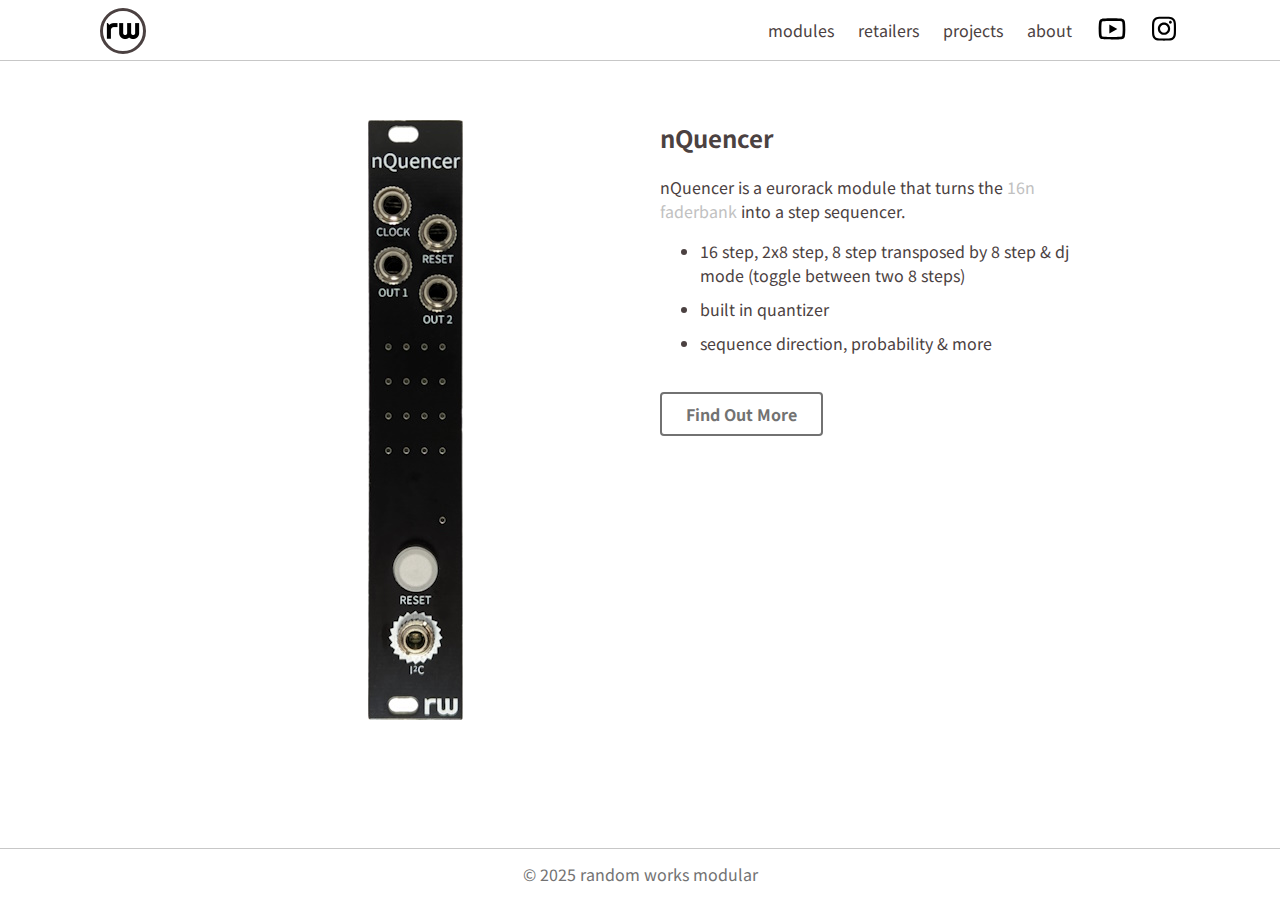
<file: index.html>
<!DOCTYPE html>
<html lang="en">
    <head>
        <meta charset="utf-8" />
        <meta name="viewport" content="width=device-width, initial-scale=1" />
        <link rel="stylesheet" href="/style.min.css" />
        <link rel="stylesheet" href="https://fonts.googleapis.com/css2?family=Noto+Sans+JP" type="text/css">
        <link rel="shortcut icon" type="image/png" href="/assets/favicon.png">
        <link rel="apple-touch-icon" type="image/png" sizes="180x180" href="/assets/favicon.png">
        <title>random works modular</title>

        <!-- Google tag (gtag.js) -->
        <script async src="https://www.googletagmanager.com/gtag/js?id=G-P1TS1CFXSL"></script>
        <script>
        window.dataLayer = window.dataLayer || [];
        function gtag(){dataLayer.push(arguments);}
        gtag('js', new Date());

        gtag('config', 'G-P1TS1CFXSL');
        </script>        
    </head>
    <body>
        <div class="nav">
            <div class="burger">
                <img src="/assets/burger.png" />
            </div>
            <a href="/"><img class="logo" src="/assets/logo.png" /></a>
            <ul class="nav-items">
                <li><a href="/modules/">modules</a></li>
                <li><a href="/retailers/">retailers</a></li>
                <li><a href="/projects/">projects</a></li>
                <li><a href="/about/">about</a></li>
                <li>
                    <a href="https://www.youtube.com/channel/UCCGlK9hnJcmzP-reK1QWIQg" title="YouTube" class="icon">
                        <svg xmlns="http://www.w3.org/2000/svg" viewBox="0 0 24 24"><path xmlns="http://www.w3.org/2000/svg" d="M 12 4 C 12 4 5.7455469 3.9999687 4.1855469 4.4179688 C 3.3245469 4.6479688 2.6479687 5.3255469 2.4179688 6.1855469 C 1.9999687 7.7455469 2 12 2 12 C 2 12 1.9999687 16.254453 2.4179688 17.814453 C 2.6479687 18.675453 3.3255469 19.352031 4.1855469 19.582031 C 5.7455469 20.000031 12 20 12 20 C 12 20 18.254453 20.000031 19.814453 19.582031 C 20.674453 19.352031 21.352031 18.674453 21.582031 17.814453 C 22.000031 16.254453 22 12 22 12 C 22 12 22.000031 7.7455469 21.582031 6.1855469 C 21.352031 5.3255469 20.674453 4.6479688 19.814453 4.4179688 C 18.254453 3.9999687 12 4 12 4 z M 12 6 C 14.882 6 18.490875 6.1336094 19.296875 6.3496094 C 19.465875 6.3946094 19.604391 6.533125 19.650391 6.703125 C 19.891391 7.601125 20 10.342 20 12 C 20 13.658 19.891391 16.397875 19.650391 17.296875 C 19.605391 17.465875 19.466875 17.604391 19.296875 17.650391 C 18.491875 17.866391 14.882 18 12 18 C 9.119 18 5.510125 17.866391 4.703125 17.650391 C 4.534125 17.605391 4.3956094 17.466875 4.3496094 17.296875 C 4.1086094 16.398875 4 13.658 4 12 C 4 10.342 4.1086094 7.6011719 4.3496094 6.7011719 C 4.3946094 6.5331719 4.533125 6.3946094 4.703125 6.3496094 C 5.508125 6.1336094 9.118 6 12 6 z M 10 8.5351562 L 10 15.464844 L 16 12 L 10 8.5351562 z"/></svg>
                        <span>YouTube</span>
                    </a>
                </li>
                <li>
                    <a href="https://www.instagram.com/rw_modular/" title="Instagram" class="icon">
                        <svg xmlns="http://www.w3.org/2000/svg" viewBox="0 0 448 512" class="insta"><!--! Font Awesome Pro 6.2.0 by @fontawesome - https://fontawesome.com License - https://fontawesome.com/license (Commercial License) Copyright 2022 Fonticons, Inc. --><path d="M224.1 141c-63.6 0-114.9 51.3-114.9 114.9s51.3 114.9 114.9 114.9S339 319.5 339 255.9 287.7 141 224.1 141zm0 189.6c-41.1 0-74.7-33.5-74.7-74.7s33.5-74.7 74.7-74.7 74.7 33.5 74.7 74.7-33.6 74.7-74.7 74.7zm146.4-194.3c0 14.9-12 26.8-26.8 26.8-14.9 0-26.8-12-26.8-26.8s12-26.8 26.8-26.8 26.8 12 26.8 26.8zm76.1 27.2c-1.7-35.9-9.9-67.7-36.2-93.9-26.2-26.2-58-34.4-93.9-36.2-37-2.1-147.9-2.1-184.9 0-35.8 1.7-67.6 9.9-93.9 36.1s-34.4 58-36.2 93.9c-2.1 37-2.1 147.9 0 184.9 1.7 35.9 9.9 67.7 36.2 93.9s58 34.4 93.9 36.2c37 2.1 147.9 2.1 184.9 0 35.9-1.7 67.7-9.9 93.9-36.2 26.2-26.2 34.4-58 36.2-93.9 2.1-37 2.1-147.8 0-184.8zM398.8 388c-7.8 19.6-22.9 34.7-42.6 42.6-29.5 11.7-99.5 9-132.1 9s-102.7 2.6-132.1-9c-19.6-7.8-34.7-22.9-42.6-42.6-11.7-29.5-9-99.5-9-132.1s-2.6-102.7 9-132.1c7.8-19.6 22.9-34.7 42.6-42.6 29.5-11.7 99.5-9 132.1-9s102.7-2.6 132.1 9c19.6 7.8 34.7 22.9 42.6 42.6 11.7 29.5 9 99.5 9 132.1s2.7 102.7-9 132.1z"/></svg>
                        <span>Instagram</span>
                    </a>
                </li>
            </ul>
        </div>

        <div class="content">
            <div class="page">
                <div class="spotlight">
                    <div class="spotlight-panel">
                        <div class="spotlight-panel-inner">
                            <a href="/modules/nQuencer/"><img src="/assets/images/nQuencer.jpg" /></a>
                        </div>
                    </div>
                    <div class="spotlight-panel">
                        <div class="spotlight-panel-inner">
                            <h2>nQuencer</h2>
                            <p>
                                nQuencer is a eurorack module that turns the <a href="https://16n-faderbank.github.io/">16n faderbank</a> into a step sequencer.
                            </p> 
                            <ul>
                                <li>16 step, 2x8 step, 8 step transposed by 8 step & dj mode (toggle between two 8 steps)</li>
                                <li>built in quantizer</li>
                                <li>sequence direction, probability & more</li>
                            </ul>
                            <a href="/modules/nQuencer/"><h4 class="fake-button">Find Out More</h4></a>
                        </div>   
                    </div>
                </div>
            </div>
        </div>

        <div class="footer">
            © 2025 random works modular
        </div>
    </body>
    <script>
        var b = document.getElementsByClassName("burger")[0];
        b.addEventListener("click", function() {
            var m = document.getElementsByClassName("nav-items")[0];
            m.classList.toggle("show");
        });
    </script>
</html>
</file>
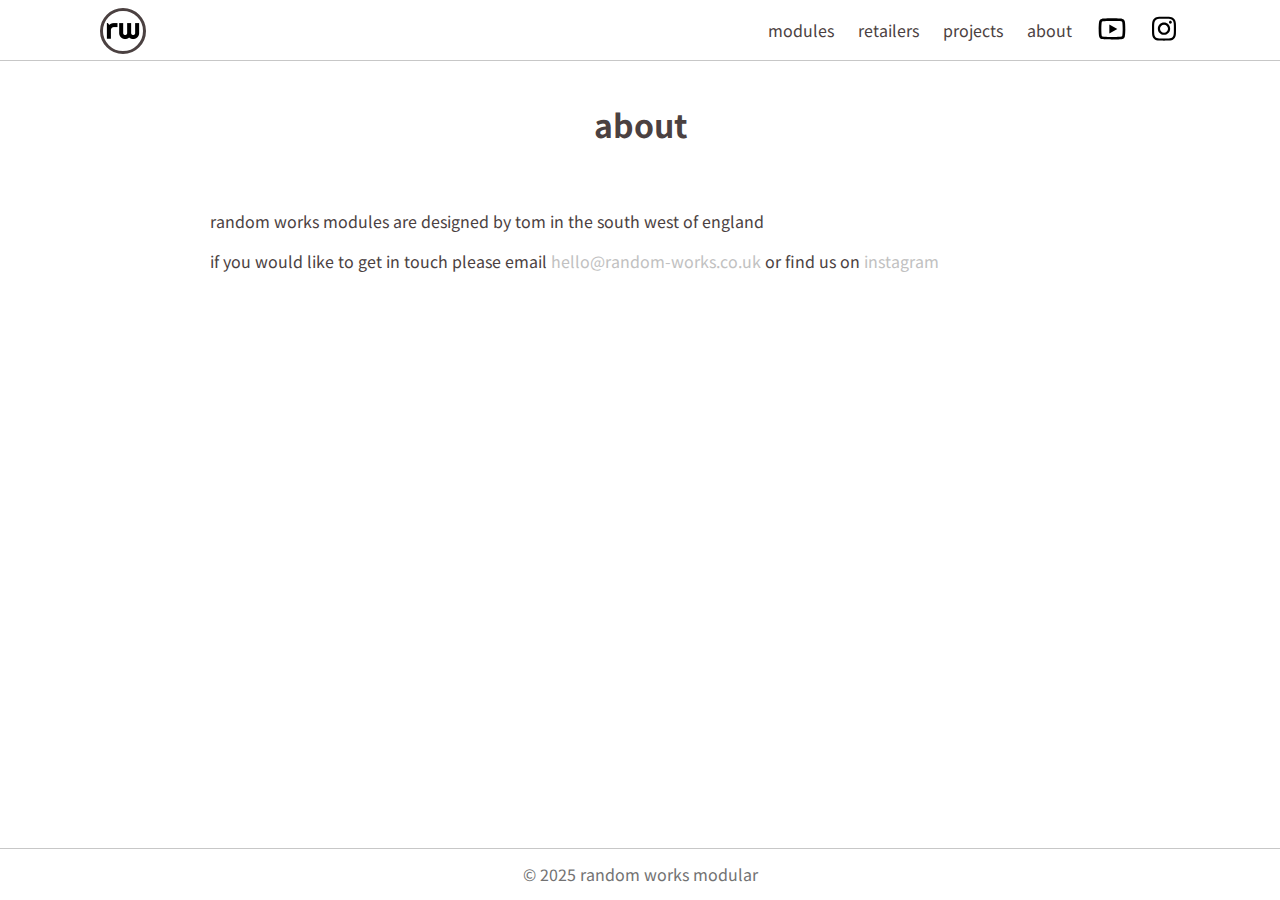
<file: about/index.html>
<!DOCTYPE html>
<html lang="en">
    <head>
        <meta charset="utf-8" />
        <meta name="viewport" content="width=device-width, initial-scale=1" />
        <link rel="stylesheet" href="/style.min.css" />
        <link rel="stylesheet" href="https://fonts.googleapis.com/css2?family=Noto+Sans+JP" type="text/css">
        <link rel="shortcut icon" type="image/png" href="/assets/favicon.png">
        <link rel="apple-touch-icon" type="image/png" sizes="180x180" href="/assets/favicon.png">
        <title>random works modular - about</title>

        <!-- Google tag (gtag.js) -->
        <script async src="https://www.googletagmanager.com/gtag/js?id=G-P1TS1CFXSL"></script>
        <script>
        window.dataLayer = window.dataLayer || [];
        function gtag(){dataLayer.push(arguments);}
        gtag('js', new Date());

        gtag('config', 'G-P1TS1CFXSL');
        </script>        
    </head>
    <body>
        <div class="nav">
            <div class="burger">
                <img src="/assets/burger.png" />
            </div>
            <a href="/"><img class="logo" src="/assets/logo.png" /></a>
            <ul class="nav-items">
                <li><a href="/modules/">modules</a></li>
                <li><a href="/retailers/">retailers</a></li>
                <li><a href="/projects/">projects</a></li>                
                <li><a href="/about/">about</a></li>
                <li>
                    <a href="https://www.youtube.com/channel/UCCGlK9hnJcmzP-reK1QWIQg" title="YouTube" class="icon">
                        <svg xmlns="http://www.w3.org/2000/svg" viewBox="0 0 24 24"><path xmlns="http://www.w3.org/2000/svg" d="M 12 4 C 12 4 5.7455469 3.9999687 4.1855469 4.4179688 C 3.3245469 4.6479688 2.6479687 5.3255469 2.4179688 6.1855469 C 1.9999687 7.7455469 2 12 2 12 C 2 12 1.9999687 16.254453 2.4179688 17.814453 C 2.6479687 18.675453 3.3255469 19.352031 4.1855469 19.582031 C 5.7455469 20.000031 12 20 12 20 C 12 20 18.254453 20.000031 19.814453 19.582031 C 20.674453 19.352031 21.352031 18.674453 21.582031 17.814453 C 22.000031 16.254453 22 12 22 12 C 22 12 22.000031 7.7455469 21.582031 6.1855469 C 21.352031 5.3255469 20.674453 4.6479688 19.814453 4.4179688 C 18.254453 3.9999687 12 4 12 4 z M 12 6 C 14.882 6 18.490875 6.1336094 19.296875 6.3496094 C 19.465875 6.3946094 19.604391 6.533125 19.650391 6.703125 C 19.891391 7.601125 20 10.342 20 12 C 20 13.658 19.891391 16.397875 19.650391 17.296875 C 19.605391 17.465875 19.466875 17.604391 19.296875 17.650391 C 18.491875 17.866391 14.882 18 12 18 C 9.119 18 5.510125 17.866391 4.703125 17.650391 C 4.534125 17.605391 4.3956094 17.466875 4.3496094 17.296875 C 4.1086094 16.398875 4 13.658 4 12 C 4 10.342 4.1086094 7.6011719 4.3496094 6.7011719 C 4.3946094 6.5331719 4.533125 6.3946094 4.703125 6.3496094 C 5.508125 6.1336094 9.118 6 12 6 z M 10 8.5351562 L 10 15.464844 L 16 12 L 10 8.5351562 z"/></svg>
                        <span>YouTube</span>
                    </a>
                </li>
                <li>
                    <a href="https://www.instagram.com/rw_modular/" title="Instagram" class="icon">
                        <svg xmlns="http://www.w3.org/2000/svg" viewBox="0 0 448 512" class="insta"><!--! Font Awesome Pro 6.2.0 by @fontawesome - https://fontawesome.com License - https://fontawesome.com/license (Commercial License) Copyright 2022 Fonticons, Inc. --><path d="M224.1 141c-63.6 0-114.9 51.3-114.9 114.9s51.3 114.9 114.9 114.9S339 319.5 339 255.9 287.7 141 224.1 141zm0 189.6c-41.1 0-74.7-33.5-74.7-74.7s33.5-74.7 74.7-74.7 74.7 33.5 74.7 74.7-33.6 74.7-74.7 74.7zm146.4-194.3c0 14.9-12 26.8-26.8 26.8-14.9 0-26.8-12-26.8-26.8s12-26.8 26.8-26.8 26.8 12 26.8 26.8zm76.1 27.2c-1.7-35.9-9.9-67.7-36.2-93.9-26.2-26.2-58-34.4-93.9-36.2-37-2.1-147.9-2.1-184.9 0-35.8 1.7-67.6 9.9-93.9 36.1s-34.4 58-36.2 93.9c-2.1 37-2.1 147.9 0 184.9 1.7 35.9 9.9 67.7 36.2 93.9s58 34.4 93.9 36.2c37 2.1 147.9 2.1 184.9 0 35.9-1.7 67.7-9.9 93.9-36.2 26.2-26.2 34.4-58 36.2-93.9 2.1-37 2.1-147.8 0-184.8zM398.8 388c-7.8 19.6-22.9 34.7-42.6 42.6-29.5 11.7-99.5 9-132.1 9s-102.7 2.6-132.1-9c-19.6-7.8-34.7-22.9-42.6-42.6-11.7-29.5-9-99.5-9-132.1s-2.6-102.7 9-132.1c7.8-19.6 22.9-34.7 42.6-42.6 29.5-11.7 99.5-9 132.1-9s102.7-2.6 132.1 9c19.6 7.8 34.7 22.9 42.6 42.6 11.7 29.5 9 99.5 9 132.1s2.7 102.7-9 132.1z"/></svg>
                        <span>Instagram</span>
                    </a>
                </li>
            </ul>
        </div>

        <div class="content">
            <div class="page">
                <h1 class="title">about</h1>
                <div class="spotlight">
                    <div class="spotlight-panel exp">
                        <div class="spotlight-panel-inner">
                            <p>random works modules are designed by tom in the south west of england</p>
                            <p>if you would like to get in touch please email <a href="mailto:hello@random-works.co.uk">hello@random-works.co.uk</a> or find us on <a href="https://www.instagram.com/rw_modular/">instagram</a></p>
                        </div>
                    </div>
                </div>
            </div>
        </div>

        <div class="footer">
            © 2025 random works modular
        </div>
    </body>
    <script>
        var b = document.getElementsByClassName("burger")[0];
        b.addEventListener("click", function() {
            var m = document.getElementsByClassName("nav-items")[0];
            m.classList.toggle("show");
        });
    </script>
</html>
</file>
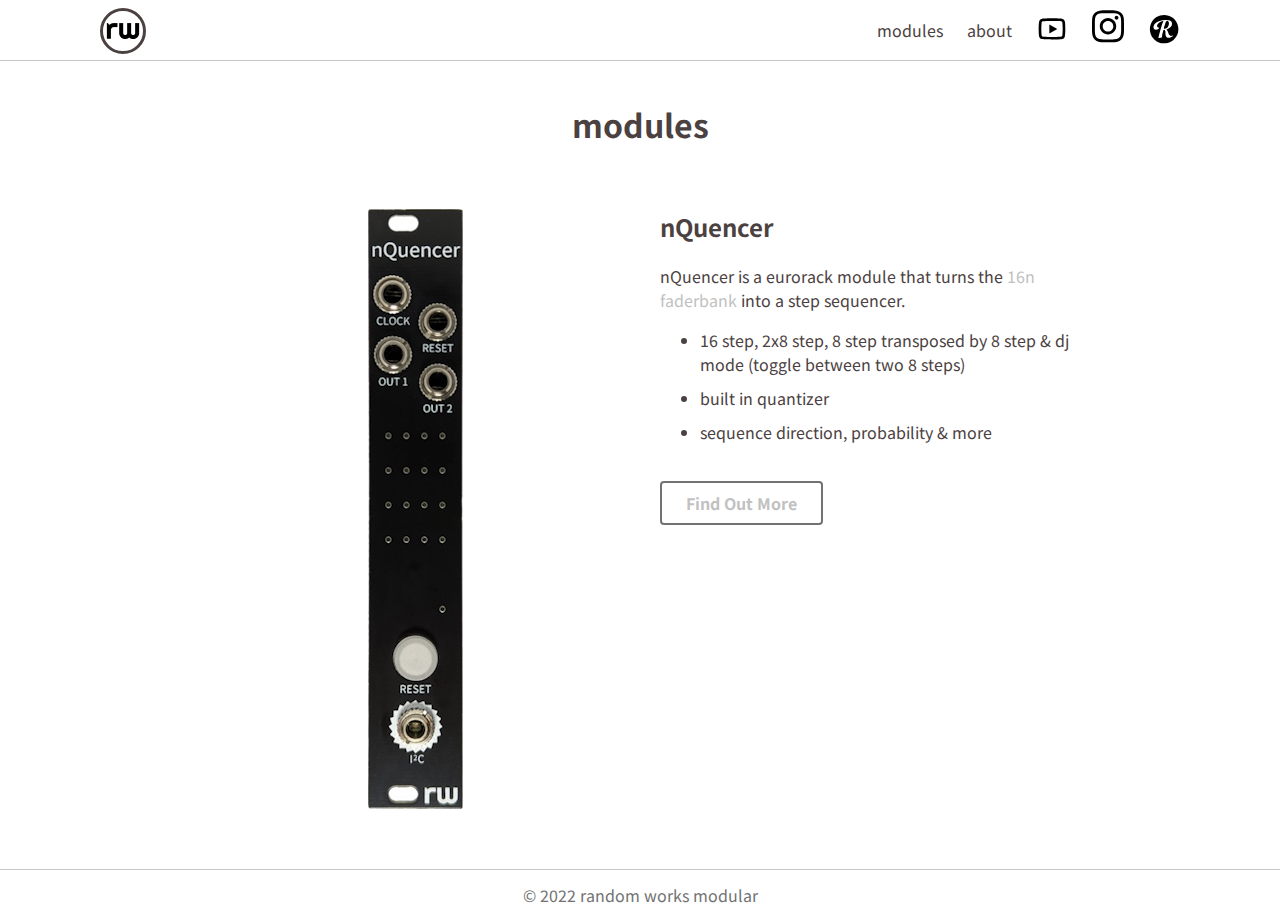
<file: modules/index.html>
<!DOCTYPE html>
<html lang="en">
    <head>
        <meta charset="utf-8" />
        <meta name="viewport" content="width=device-width, initial-scale=1" />
        <link rel="stylesheet" href="/style.min.css" />
        <link rel="stylesheet" href="https://fonts.googleapis.com/css2?family=Noto+Sans+JP" type="text/css">
        <link rel="shortcut icon" type="image/png" href="/assets/favicon.png">
        <link rel="apple-touch-icon" type="image/png" sizes="180x180" href="/assets/favicon.png">
        <title>random works modular - modules</title>
    </head>
    <body>
        <div class="nav">
            <div class="burger">
                <img src="/assets/burger.png" />
            </div>
            <a href="/"><img class="logo" src="/assets/logo.png" /></a>
            <ul class="nav-items">
                <li><a href="/modules/">modules</a></li>
                <li><a href="/about/">about</a></li>
                <li>
                    <a href="https://www.youtube.com/channel/UCCGlK9hnJcmzP-reK1QWIQg" title="YouTube">
                        <svg xmlns="http://www.w3.org/2000/svg" viewBox="0 0 24 24"><path xmlns="http://www.w3.org/2000/svg" d="M 12 4 C 12 4 5.7455469 3.9999687 4.1855469 4.4179688 C 3.3245469 4.6479688 2.6479687 5.3255469 2.4179688 6.1855469 C 1.9999687 7.7455469 2 12 2 12 C 2 12 1.9999687 16.254453 2.4179688 17.814453 C 2.6479687 18.675453 3.3255469 19.352031 4.1855469 19.582031 C 5.7455469 20.000031 12 20 12 20 C 12 20 18.254453 20.000031 19.814453 19.582031 C 20.674453 19.352031 21.352031 18.674453 21.582031 17.814453 C 22.000031 16.254453 22 12 22 12 C 22 12 22.000031 7.7455469 21.582031 6.1855469 C 21.352031 5.3255469 20.674453 4.6479688 19.814453 4.4179688 C 18.254453 3.9999687 12 4 12 4 z M 12 6 C 14.882 6 18.490875 6.1336094 19.296875 6.3496094 C 19.465875 6.3946094 19.604391 6.533125 19.650391 6.703125 C 19.891391 7.601125 20 10.342 20 12 C 20 13.658 19.891391 16.397875 19.650391 17.296875 C 19.605391 17.465875 19.466875 17.604391 19.296875 17.650391 C 18.491875 17.866391 14.882 18 12 18 C 9.119 18 5.510125 17.866391 4.703125 17.650391 C 4.534125 17.605391 4.3956094 17.466875 4.3496094 17.296875 C 4.1086094 16.398875 4 13.658 4 12 C 4 10.342 4.1086094 7.6011719 4.3496094 6.7011719 C 4.3946094 6.5331719 4.533125 6.3946094 4.703125 6.3496094 C 5.508125 6.1336094 9.118 6 12 6 z M 10 8.5351562 L 10 15.464844 L 16 12 L 10 8.5351562 z"/></svg>
                    </a>
                </li>
                <li>
                    <a href="https://www.instagram.com/rw_modular/" title="Instagram">
                        <svg xmlns="http://www.w3.org/2000/svg" viewBox="0 0 448 512"><!--! Font Awesome Pro 6.2.0 by @fontawesome - https://fontawesome.com License - https://fontawesome.com/license (Commercial License) Copyright 2022 Fonticons, Inc. --><path d="M224.1 141c-63.6 0-114.9 51.3-114.9 114.9s51.3 114.9 114.9 114.9S339 319.5 339 255.9 287.7 141 224.1 141zm0 189.6c-41.1 0-74.7-33.5-74.7-74.7s33.5-74.7 74.7-74.7 74.7 33.5 74.7 74.7-33.6 74.7-74.7 74.7zm146.4-194.3c0 14.9-12 26.8-26.8 26.8-14.9 0-26.8-12-26.8-26.8s12-26.8 26.8-26.8 26.8 12 26.8 26.8zm76.1 27.2c-1.7-35.9-9.9-67.7-36.2-93.9-26.2-26.2-58-34.4-93.9-36.2-37-2.1-147.9-2.1-184.9 0-35.8 1.7-67.6 9.9-93.9 36.1s-34.4 58-36.2 93.9c-2.1 37-2.1 147.9 0 184.9 1.7 35.9 9.9 67.7 36.2 93.9s58 34.4 93.9 36.2c37 2.1 147.9 2.1 184.9 0 35.9-1.7 67.7-9.9 93.9-36.2 26.2-26.2 34.4-58 36.2-93.9 2.1-37 2.1-147.8 0-184.8zM398.8 388c-7.8 19.6-22.9 34.7-42.6 42.6-29.5 11.7-99.5 9-132.1 9s-102.7 2.6-132.1-9c-19.6-7.8-34.7-22.9-42.6-42.6-11.7-29.5-9-99.5-9-132.1s-2.6-102.7 9-132.1c7.8-19.6 22.9-34.7 42.6-42.6 29.5-11.7 99.5-9 132.1-9s102.7-2.6 132.1 9c19.6 7.8 34.7 22.9 42.6 42.6 11.7 29.5 9 99.5 9 132.1s2.7 102.7-9 132.1z"/></svg>
                    </a>
                </li>
                <li>
                    <a href="https://reverb.com/uk/shop/random-works" title="Reverb">
                        <svg viewBox="0 0 120 120" xmlns="http://www.w3.org/2000/svg"><g transform="translate(-46.104495,-40.132167)"><path d="M 104.23093,153.94784 C 80.346159,153.25005 58.546139,134.42291 54.280298,110.9191 49.960546,89.860003 59.766171,66.779421 78.088905,55.457357 c 17.712041,-11.39759 42.166725,-11.018578 59.310355,1.337357 17.64755,12.195256 26.64533,35.547433 21.30634,56.393826 -5.09684,21.59198 -24.74213,38.8957 -46.96827,40.5876 -2.4937,0.23655 -5.00449,0.29719 -7.5064,0.1717 z m -8.908505,-20.53331 c 5.964115,-3.88985 2.242436,-12.69354 5.727855,-18.3038 1.69771,-4.07491 1.36477,-16.401172 8.05153,-11.08066 4.97345,6.79758 0.59144,15.85373 4.42684,23.11357 2.12313,5.49276 8.65957,6.84686 13.80063,5.39757 4.49884,-1.05598 8.54814,-3.43582 12.30131,-6.05946 1.43581,-5.50892 -7.82167,2.19163 -10.45628,-1.63471 -6.46168,-3.96009 -6.53636,-12.37173 -10.124,-18.27938 -2.88007,-2.20177 -4.43776,-6.794312 0.86127,-6.712698 8.03221,-3.181545 16.42588,-9.674875 16.45743,-19.117623 0.48822,-7.2875 -6.20627,-12.743116 -13.03421,-13.230279 -12.0442,-1.952883 -24.515101,-0.229582 -36.115635,3.274945 -9.647583,2.918488 -19.387933,10.117766 -20.402287,20.879961 -1.351612,5.762973 3.209572,11.783044 9.233084,11.309564 5.241717,0.12013 10.987927,-3.085525 12.156939,-8.48446 -7.171341,3.058594 -10.348368,-7.670131 -6.093858,-12.194041 4.558383,-7.683356 13.441596,-12.074458 22.193507,-12.5526 -2.18615,5.100574 -5.207874,9.880697 -6.220918,15.421244 -4.550889,15.403377 -9.417893,30.767067 -12.904645,46.441117 0.984679,4.21527 7.284296,1.00942 10.141438,1.81174 z M 106.04674,99.361177 c -2.10525,-5.648887 2.89927,-10.951587 3.75438,-16.46421 2.21655,-4.685404 3.37775,-16.729472 10.91212,-12.417339 5.29006,3.808237 4.50336,10.941316 2.61685,16.34269 -2.24431,7.489114 -9.13984,13.530882 -17.28335,12.538859 z" /></g></svg>
                    </a>
                </li>
            </ul>
        </div>

        <div class="content">
            <div class="page">
                <h1 class="title">modules</h1>
                <div class="spotlight">
                    <div class="spotlight-panel">
                        <div class="spotlight-panel-inner">
                            <img src="/assets/images/nQuencer.jpg" />
                        </div>
                    </div>
                    <div class="spotlight-panel">
                        <div class="spotlight-panel-inner">
                            <h2>nQuencer</h2>
                            <p>
                                nQuencer is a eurorack module that turns the <a href="https://16n-faderbank.github.io/">16n faderbank</a> into a step sequencer.
                            </p> 
                            <ul>
                                <li>16 step, 2x8 step, 8 step transposed by 8 step & dj mode (toggle between two 8 steps)</li>
                                <li>built in quantizer</li>
                                <li>sequence direction, probability & more</li>
                            </ul>
                            <h4 class="fake-button"><a href="/modules/nQuencer/">Find Out More</a></h4>
                        </div>   
                    </div>
                </div>
            </div>
        </div>

        <div class="footer">
            © 2022 random works modular
        </div>
    </body>
    <script>
        var b = document.getElementsByClassName("burger")[0];
        b.addEventListener("click", function() {
            var m = document.getElementsByClassName("nav-items")[0];
            m.classList.toggle("show");
        });
    </script>
</html>
</file>
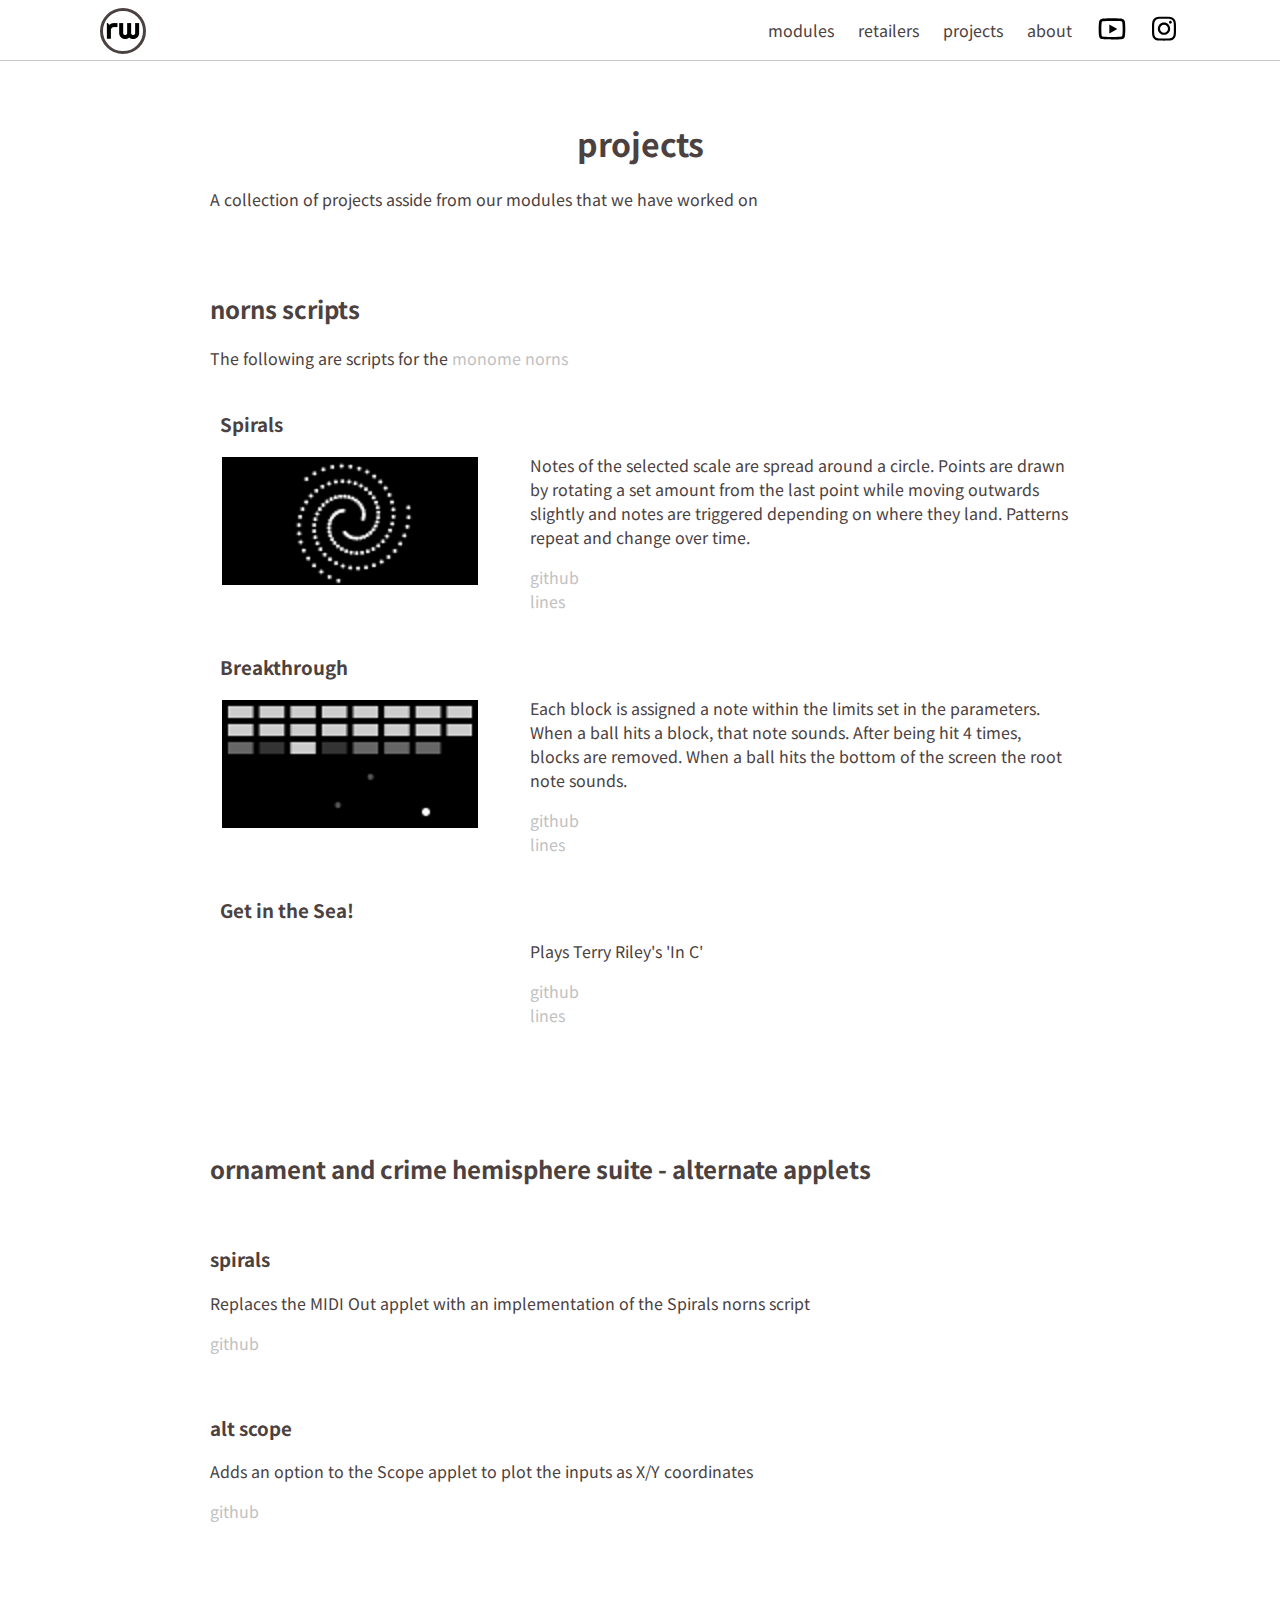
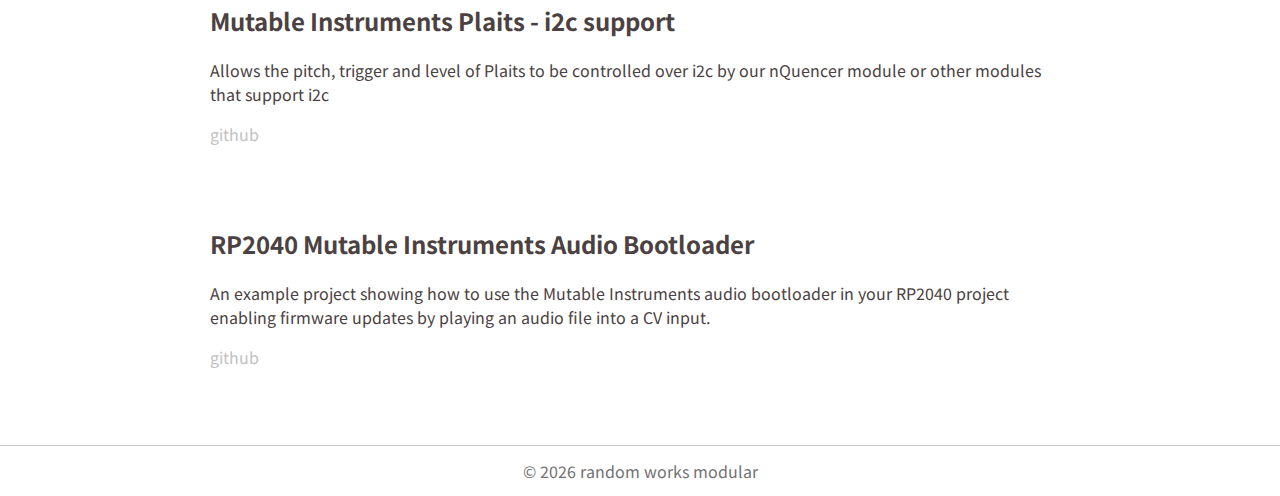
<file: projects/index.html>
<!DOCTYPE html>
<html lang="en">
    <head>
        <meta charset="utf-8" />
        <meta name="viewport" content="width=device-width, initial-scale=1" />
        <link rel="stylesheet" href="/style.min.css" />
        <link rel="stylesheet" href="https://fonts.googleapis.com/css2?family=Noto+Sans+JP" type="text/css">
        <link rel="shortcut icon" type="image/png" href="/assets/favicon.png">
        <link rel="apple-touch-icon" type="image/png" sizes="180x180" href="/assets/favicon.png">
        <title>random works modular - projects</title>

        <!-- Google tag (gtag.js) -->
        <script async src="https://www.googletagmanager.com/gtag/js?id=G-P1TS1CFXSL"></script>
        <script>
        window.dataLayer = window.dataLayer || [];
        function gtag(){dataLayer.push(arguments);}
        gtag('js', new Date());

        gtag('config', 'G-P1TS1CFXSL');
        </script>        
    </head>
    <body>
        <div class="nav">
            <div class="burger">
                <img src="/assets/burger.png" />
            </div>
            <a href="/"><img class="logo" src="/assets/logo.png" /></a>
            <ul class="nav-items">
                <li><a href="/modules/">modules</a></li>
                <li><a href="/retailers/">retailers</a></li>
                <li><a href="/projects/">projects</a></li>
                <li><a href="/about/">about</a></li>
                <li>
                    <a href="https://www.youtube.com/channel/UCCGlK9hnJcmzP-reK1QWIQg" title="YouTube" class="icon">
                        <svg xmlns="http://www.w3.org/2000/svg" viewBox="0 0 24 24"><path xmlns="http://www.w3.org/2000/svg" d="M 12 4 C 12 4 5.7455469 3.9999687 4.1855469 4.4179688 C 3.3245469 4.6479688 2.6479687 5.3255469 2.4179688 6.1855469 C 1.9999687 7.7455469 2 12 2 12 C 2 12 1.9999687 16.254453 2.4179688 17.814453 C 2.6479687 18.675453 3.3255469 19.352031 4.1855469 19.582031 C 5.7455469 20.000031 12 20 12 20 C 12 20 18.254453 20.000031 19.814453 19.582031 C 20.674453 19.352031 21.352031 18.674453 21.582031 17.814453 C 22.000031 16.254453 22 12 22 12 C 22 12 22.000031 7.7455469 21.582031 6.1855469 C 21.352031 5.3255469 20.674453 4.6479688 19.814453 4.4179688 C 18.254453 3.9999687 12 4 12 4 z M 12 6 C 14.882 6 18.490875 6.1336094 19.296875 6.3496094 C 19.465875 6.3946094 19.604391 6.533125 19.650391 6.703125 C 19.891391 7.601125 20 10.342 20 12 C 20 13.658 19.891391 16.397875 19.650391 17.296875 C 19.605391 17.465875 19.466875 17.604391 19.296875 17.650391 C 18.491875 17.866391 14.882 18 12 18 C 9.119 18 5.510125 17.866391 4.703125 17.650391 C 4.534125 17.605391 4.3956094 17.466875 4.3496094 17.296875 C 4.1086094 16.398875 4 13.658 4 12 C 4 10.342 4.1086094 7.6011719 4.3496094 6.7011719 C 4.3946094 6.5331719 4.533125 6.3946094 4.703125 6.3496094 C 5.508125 6.1336094 9.118 6 12 6 z M 10 8.5351562 L 10 15.464844 L 16 12 L 10 8.5351562 z"/></svg>
                        <span>YouTube</span>
                    </a>
                </li>
                <li>
                    <a href="https://www.instagram.com/rw_modular/" title="Instagram" class="icon">
                        <svg xmlns="http://www.w3.org/2000/svg" viewBox="0 0 448 512" class="insta"><!--! Font Awesome Pro 6.2.0 by @fontawesome - https://fontawesome.com License - https://fontawesome.com/license (Commercial License) Copyright 2022 Fonticons, Inc. --><path d="M224.1 141c-63.6 0-114.9 51.3-114.9 114.9s51.3 114.9 114.9 114.9S339 319.5 339 255.9 287.7 141 224.1 141zm0 189.6c-41.1 0-74.7-33.5-74.7-74.7s33.5-74.7 74.7-74.7 74.7 33.5 74.7 74.7-33.6 74.7-74.7 74.7zm146.4-194.3c0 14.9-12 26.8-26.8 26.8-14.9 0-26.8-12-26.8-26.8s12-26.8 26.8-26.8 26.8 12 26.8 26.8zm76.1 27.2c-1.7-35.9-9.9-67.7-36.2-93.9-26.2-26.2-58-34.4-93.9-36.2-37-2.1-147.9-2.1-184.9 0-35.8 1.7-67.6 9.9-93.9 36.1s-34.4 58-36.2 93.9c-2.1 37-2.1 147.9 0 184.9 1.7 35.9 9.9 67.7 36.2 93.9s58 34.4 93.9 36.2c37 2.1 147.9 2.1 184.9 0 35.9-1.7 67.7-9.9 93.9-36.2 26.2-26.2 34.4-58 36.2-93.9 2.1-37 2.1-147.8 0-184.8zM398.8 388c-7.8 19.6-22.9 34.7-42.6 42.6-29.5 11.7-99.5 9-132.1 9s-102.7 2.6-132.1-9c-19.6-7.8-34.7-22.9-42.6-42.6-11.7-29.5-9-99.5-9-132.1s-2.6-102.7 9-132.1c7.8-19.6 22.9-34.7 42.6-42.6 29.5-11.7 99.5-9 132.1-9s102.7-2.6 132.1 9c19.6 7.8 34.7 22.9 42.6 42.6 11.7 29.5 9 99.5 9 132.1s2.7 102.7-9 132.1z"/></svg>
                        <span>Instagram</span>
                    </a>
                </li>
            </ul>
        </div>

        <div class="content">
            <div class="page">
                <div class="spotlight">
                    <div class="spotlight-panel">
                        <div class="spotlight-panel-inner">
                            <h1 class="title">projects</h1>
                            <p>A collection of projects asside from our modules that we have worked on</p>
                        </div>   
                    </div>
                </div>

                <div class="spotlight">
                    <div class="spotlight-panel">
                        <div class="spotlight-panel-inner">
                            <h2>norns scripts</h2>
                            The following are scripts for the <a href="https://monome.org/docs/norns/">monome norns</a>
                        </div>   
                    </div>
                </div>

                <h3 class="project-title">Spirals</h3>
                <div class="spotlight">
                    <div class="spotlight-panel project-image">
                        <div class="spotlight-panel-inner project">
                            <img src="spirals.png" />
                        </div>
                    </div>
                    <div class="spotlight-panel">
                        <div class="spotlight-panel-inner project">
                            <p>
                                Notes of the selected scale are spread around a circle. Points are drawn by rotating a set amount from the last point while moving outwards slightly and notes are triggered depending on where they land. Patterns repeat and change over time.
                            </p> 
                            <a href="https://github.com/tomwaters/spirals/">github</a><br />
                            <a href="https://llllllll.co/t/spirals/">lines</a>
                        </div>   
                    </div>
                </div>

                <h3 class="project-title">Breakthrough</h3>
                <div class="spotlight">
                    <div class="spotlight-panel project-image">
                        <div class="spotlight-panel-inner project">
                            <img src="breakthrough.png" />
                        </div>
                    </div>
                    <div class="spotlight-panel">
                        <div class="spotlight-panel-inner project">
                            <p>
                                Each block is assigned a note within the limits set in the parameters. When a ball hits a block, that note sounds. After being hit 4 times, blocks are removed. When a ball hits the bottom of the screen the root note sounds.
                            </p> 
                            <a href="https://github.com/tomwaters/breakthrough/">github</a><br />
                            <a href="https://llllllll.co/t/breakthrough/">lines</a>
                        </div>   
                    </div>
                </div>

                <h3 class="project-title">Get in the Sea!</h3>
                <div class="spotlight">
                    <div class="spotlight-panel project-image">
                        <div class="spotlight-panel-inner project">
                            <iframe width="256" height="128" src="https://www.youtube.com/embed/hLFo0XP8N3s" frameborder="0" allow="accelerometer; autoplay; clipboard-write; encrypted-media; gyroscope; picture-in-picture" allowfullscreen></iframe>
                        </div>
                    </div>
                    <div class="spotlight-panel">
                        <div class="spotlight-panel-inner project">
                            <p>
                                Plays Terry Riley's 'In C'
                            </p> 
                            <a href="https://github.com/tomwaters/get_in_the_sea">github</a><br />
                            <a href="https://llllllll.co/t/get-in-the-sea/">lines</a>
                        </div>   
                    </div>
                </div>


                <div class="spotlight">
                    <div class="spotlight-panel">
                        <div class="spotlight-panel-inner">
                            <h2>ornament and crime hemisphere suite - alternate applets</h2>
                        </div>   
                    </div>
                </div>

                <div class="spotlight">
                    <div class="spotlight-panel">
                        <div class="spotlight-panel-inner project">
                            <h3>spirals</h3>                            
                            <p>
                                Replaces the MIDI Out applet with an implementation of the Spirals norns script
                            </p> 
                            <a href="https://github.com/tomwaters/O_C-HemisphereSuite/tree/Spirals">github</a>
                        </div>   
                    </div>
                </div>

                <div class="spotlight">
                    <div class="spotlight-panel">
                        <div class="spotlight-panel-inner project">
                            <h3>alt scope</h3>                            
                            <p>
                                Adds an option to the Scope applet to plot the inputs as X/Y coordinates
                            </p> 
                            <a href="https://github.com/tomwaters/O_C-HemisphereSuite/tree/ScopeChanges">github</a>
                        </div>   
                    </div>
                </div>


                <div class="spotlight">
                    <div class="spotlight-panel">
                        <div class="spotlight-panel-inner">
                            <h2>Mutable Instruments Plaits - i2c support</h2>
                            <p>
                                Allows the pitch, trigger and level of Plaits to be controlled over i2c by our nQuencer module or other modules that support i2c
                            </p>
                            <a href="https://github.com/rwmodular/mutable_instruments_eurorack/tree/master/alt_firmwares">github</a>
                        </div>   
                    </div>
                </div>

                <div class="spotlight"></div>
                    <div class="spotlight-panel">
                        <div class="spotlight-panel-inner">
                            <h2>RP2040 Mutable Instruments Audio Bootloader</h2>
                            <p>
                                An example project showing how to use the Mutable Instruments audio bootloader in your RP2040 project enabling firmware updates by playing an audio file into a CV input.
                            </p>
                            <a href="https://github.com/rwmodular/audio_bootloader">github</a>
                        </div>   
                    </div>
                </div>
                <p></p>
            </div>
        </div>

        <div class="footer">
            © 2026 random works modular
        </div>
    </body>
    <script>
        var b = document.getElementsByClassName("burger")[0];
        b.addEventListener("click", function() {
            var m = document.getElementsByClassName("nav-items")[0];
            m.classList.toggle("show");
        });
    </script>
</html>
</file>
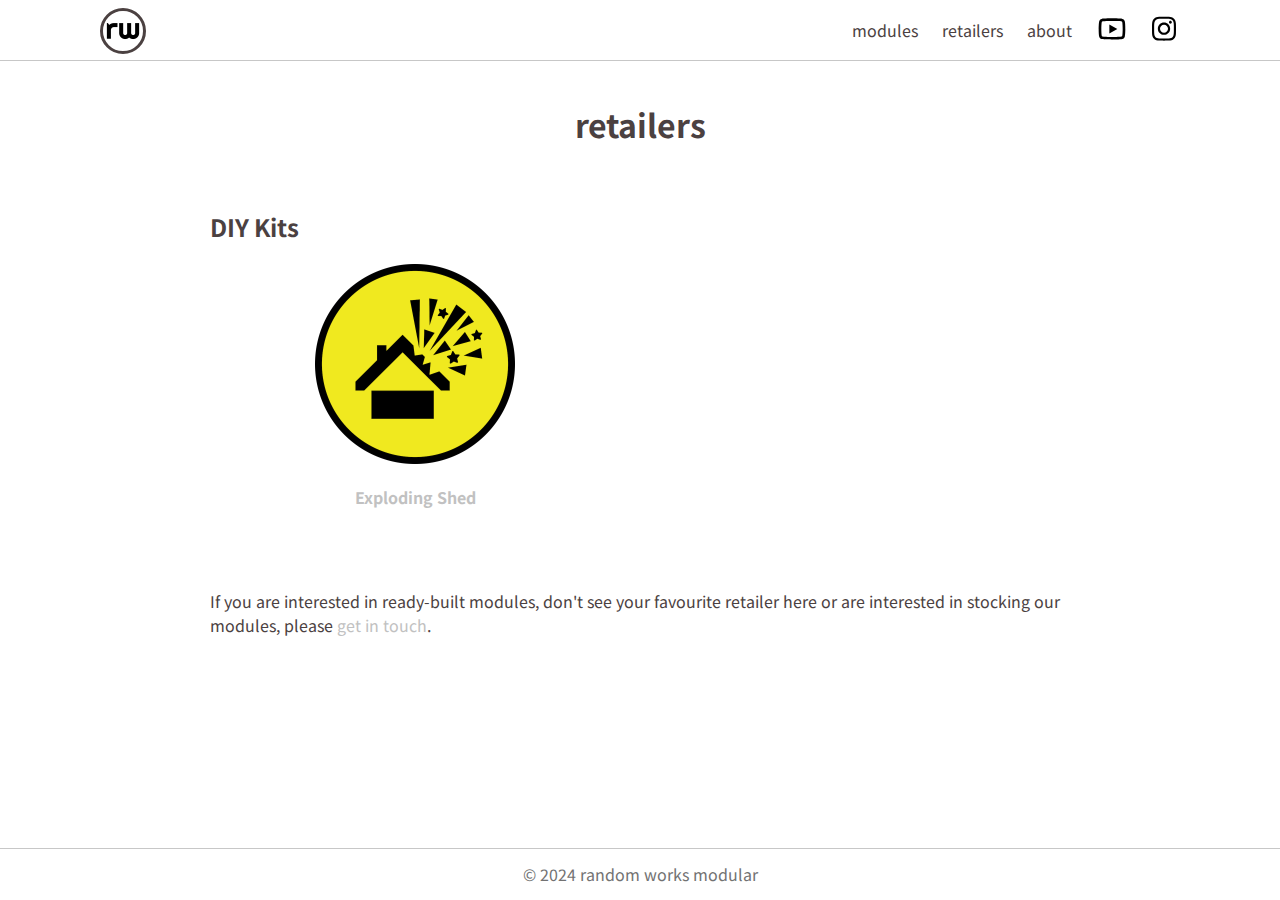
<file: retailers/index.html>
<!DOCTYPE html>
<html lang="en">
    <head>
        <meta charset="utf-8" />
        <meta name="viewport" content="width=device-width, initial-scale=1" />
        <link rel="stylesheet" href="/style.min.css" />
        <link rel="stylesheet" href="https://fonts.googleapis.com/css2?family=Noto+Sans+JP" type="text/css">
        <link rel="shortcut icon" type="image/png" href="/assets/favicon.png">
        <link rel="apple-touch-icon" type="image/png" sizes="180x180" href="/assets/favicon.png">
        <title>random works modular - about</title>

        <!-- Google tag (gtag.js) -->
        <script async src="https://www.googletagmanager.com/gtag/js?id=G-P1TS1CFXSL"></script>
        <script>
        window.dataLayer = window.dataLayer || [];
        function gtag(){dataLayer.push(arguments);}
        gtag('js', new Date());

        gtag('config', 'G-P1TS1CFXSL');
        </script>        
    </head>
    <body>
        <div class="nav">
            <div class="burger">
                <img src="/assets/burger.png" />
            </div>
            <a href="/"><img class="logo" src="/assets/logo.png" /></a>
            <ul class="nav-items">
                <li><a href="/modules/">modules</a></li>
                <li><a href="/retailers/">retailers</a></li>
                <li><a href="/about/">about</a></li>
                <li>
                    <a href="https://www.youtube.com/channel/UCCGlK9hnJcmzP-reK1QWIQg" title="YouTube" class="icon">
                        <svg xmlns="http://www.w3.org/2000/svg" viewBox="0 0 24 24"><path xmlns="http://www.w3.org/2000/svg" d="M 12 4 C 12 4 5.7455469 3.9999687 4.1855469 4.4179688 C 3.3245469 4.6479688 2.6479687 5.3255469 2.4179688 6.1855469 C 1.9999687 7.7455469 2 12 2 12 C 2 12 1.9999687 16.254453 2.4179688 17.814453 C 2.6479687 18.675453 3.3255469 19.352031 4.1855469 19.582031 C 5.7455469 20.000031 12 20 12 20 C 12 20 18.254453 20.000031 19.814453 19.582031 C 20.674453 19.352031 21.352031 18.674453 21.582031 17.814453 C 22.000031 16.254453 22 12 22 12 C 22 12 22.000031 7.7455469 21.582031 6.1855469 C 21.352031 5.3255469 20.674453 4.6479688 19.814453 4.4179688 C 18.254453 3.9999687 12 4 12 4 z M 12 6 C 14.882 6 18.490875 6.1336094 19.296875 6.3496094 C 19.465875 6.3946094 19.604391 6.533125 19.650391 6.703125 C 19.891391 7.601125 20 10.342 20 12 C 20 13.658 19.891391 16.397875 19.650391 17.296875 C 19.605391 17.465875 19.466875 17.604391 19.296875 17.650391 C 18.491875 17.866391 14.882 18 12 18 C 9.119 18 5.510125 17.866391 4.703125 17.650391 C 4.534125 17.605391 4.3956094 17.466875 4.3496094 17.296875 C 4.1086094 16.398875 4 13.658 4 12 C 4 10.342 4.1086094 7.6011719 4.3496094 6.7011719 C 4.3946094 6.5331719 4.533125 6.3946094 4.703125 6.3496094 C 5.508125 6.1336094 9.118 6 12 6 z M 10 8.5351562 L 10 15.464844 L 16 12 L 10 8.5351562 z"/></svg>
                        <span>YouTube</span>
                    </a>
                </li>
                <li>
                    <a href="https://www.instagram.com/rw_modular/" title="Instagram" class="icon">
                        <svg xmlns="http://www.w3.org/2000/svg" viewBox="0 0 448 512" class="insta"><!--! Font Awesome Pro 6.2.0 by @fontawesome - https://fontawesome.com License - https://fontawesome.com/license (Commercial License) Copyright 2022 Fonticons, Inc. --><path d="M224.1 141c-63.6 0-114.9 51.3-114.9 114.9s51.3 114.9 114.9 114.9S339 319.5 339 255.9 287.7 141 224.1 141zm0 189.6c-41.1 0-74.7-33.5-74.7-74.7s33.5-74.7 74.7-74.7 74.7 33.5 74.7 74.7-33.6 74.7-74.7 74.7zm146.4-194.3c0 14.9-12 26.8-26.8 26.8-14.9 0-26.8-12-26.8-26.8s12-26.8 26.8-26.8 26.8 12 26.8 26.8zm76.1 27.2c-1.7-35.9-9.9-67.7-36.2-93.9-26.2-26.2-58-34.4-93.9-36.2-37-2.1-147.9-2.1-184.9 0-35.8 1.7-67.6 9.9-93.9 36.1s-34.4 58-36.2 93.9c-2.1 37-2.1 147.9 0 184.9 1.7 35.9 9.9 67.7 36.2 93.9s58 34.4 93.9 36.2c37 2.1 147.9 2.1 184.9 0 35.9-1.7 67.7-9.9 93.9-36.2 26.2-26.2 34.4-58 36.2-93.9 2.1-37 2.1-147.8 0-184.8zM398.8 388c-7.8 19.6-22.9 34.7-42.6 42.6-29.5 11.7-99.5 9-132.1 9s-102.7 2.6-132.1-9c-19.6-7.8-34.7-22.9-42.6-42.6-11.7-29.5-9-99.5-9-132.1s-2.6-102.7 9-132.1c7.8-19.6 22.9-34.7 42.6-42.6 29.5-11.7 99.5-9 132.1-9s102.7-2.6 132.1 9c19.6 7.8 34.7 22.9 42.6 42.6 11.7 29.5 9 99.5 9 132.1s2.7 102.7-9 132.1z"/></svg>
                        <span>Instagram</span>
                    </a>
                </li>
            </ul>
        </div>

        <div class="content">
            <div class="page">
                <h1 class="title">retailers</h1>
                <div class="spotlight">
                    <div class="spotlight-panel">
                        <div class="spotlight-panel-inner">
                            <h2>DIY Kits</h2>
                            <a href="https://www.exploding-shed.com/random-works/" class="retailer">
                                <img src="/assets/images/Exploding-Shed-Logo-Shop.png" />
                                <h4>Exploding Shed</h4>
                            </a>
                            
                        </div>
                    </div>
                    <div class="spotlight-panel">
                        <div class="spotlight-panel-inner">
                        </div>   
                    </div>
                </div>

                <div class="spotlight">
                    <div class="spotlight-panel exp">
                        <div class="spotlight-panel-inner">
                            <p>If you are interested in ready-built modules, don't see your favourite retailer here or are interested in stocking our modules, 
                            please <a href="mailto:hello@random-works.co.uk">get in touch</a>.</p>
                        </div>
                    </div>
                </div>
            </div>
        </div>

        <div class="footer">
            © 2024 random works modular
        </div>
    </body>
    <script>
        var b = document.getElementsByClassName("burger")[0];
        b.addEventListener("click", function() {
            var m = document.getElementsByClassName("nav-items")[0];
            m.classList.toggle("show");
        });
    </script>
</html>
</file>
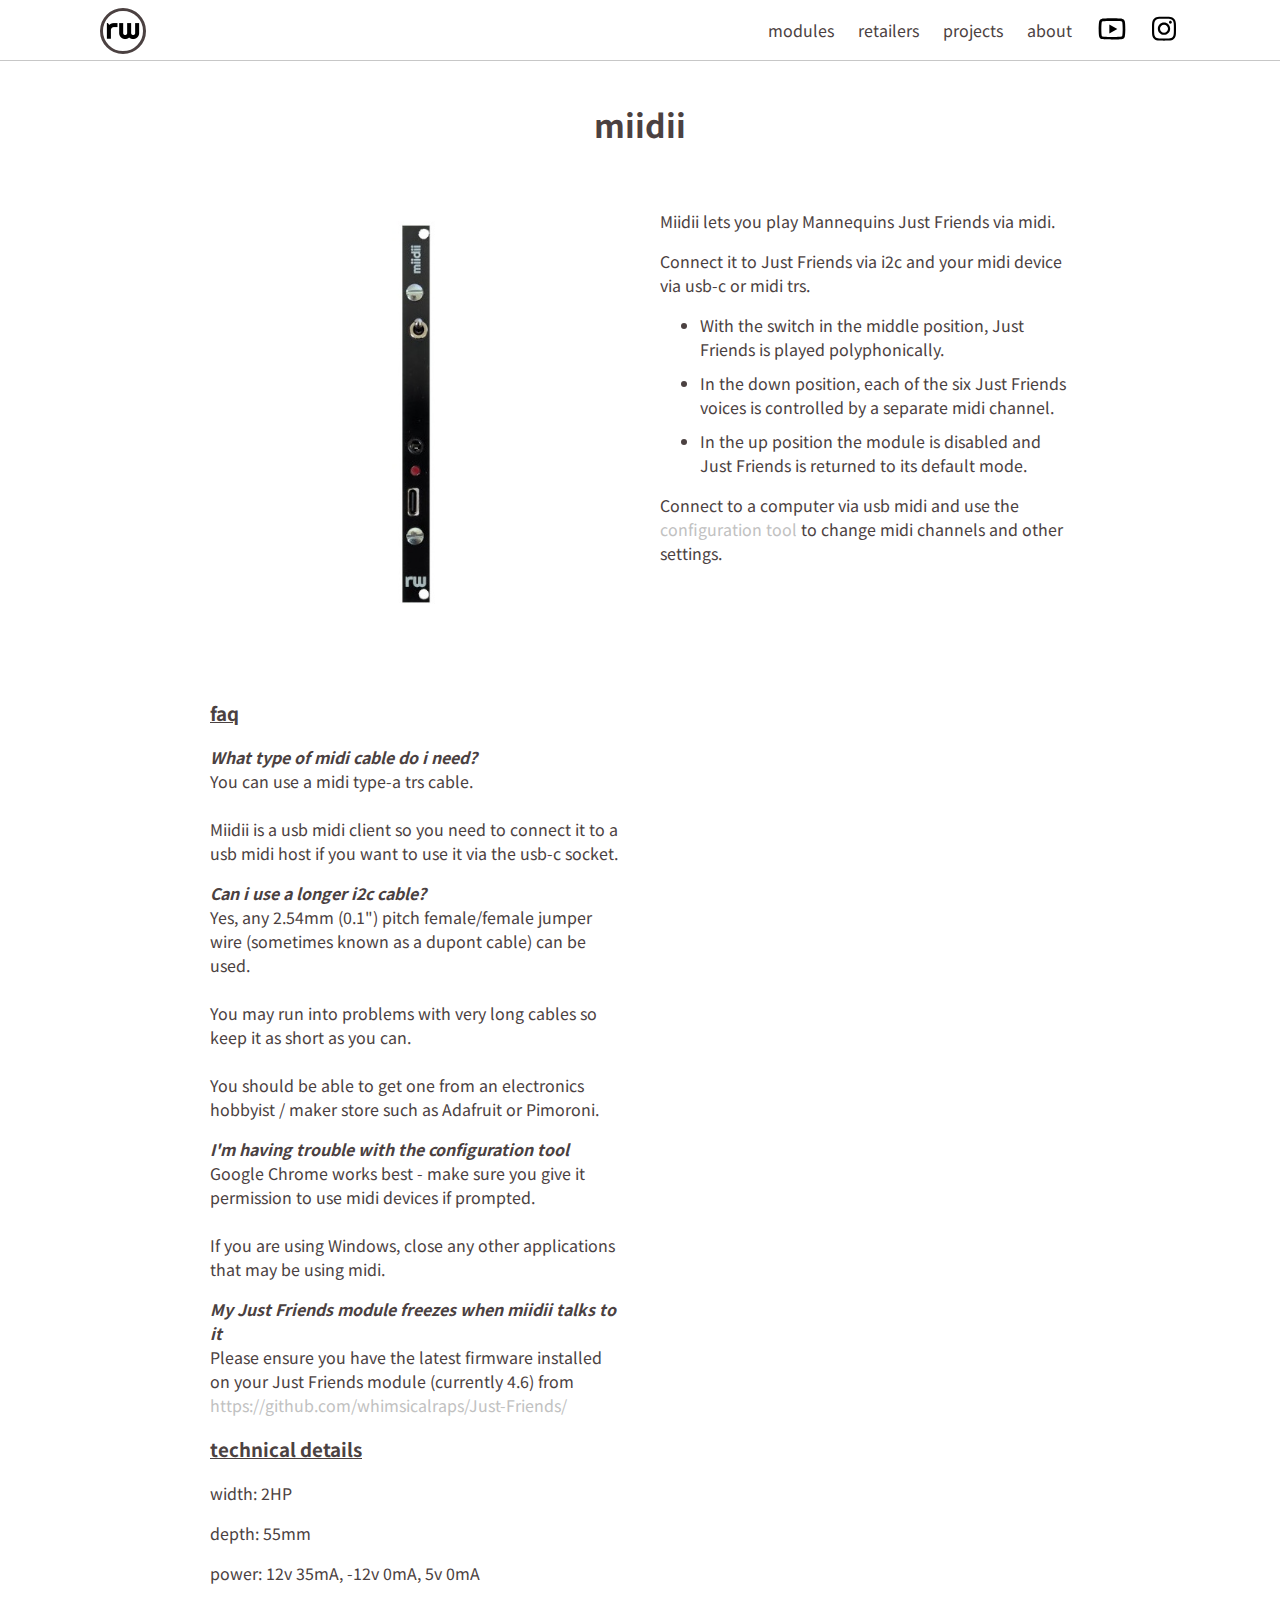
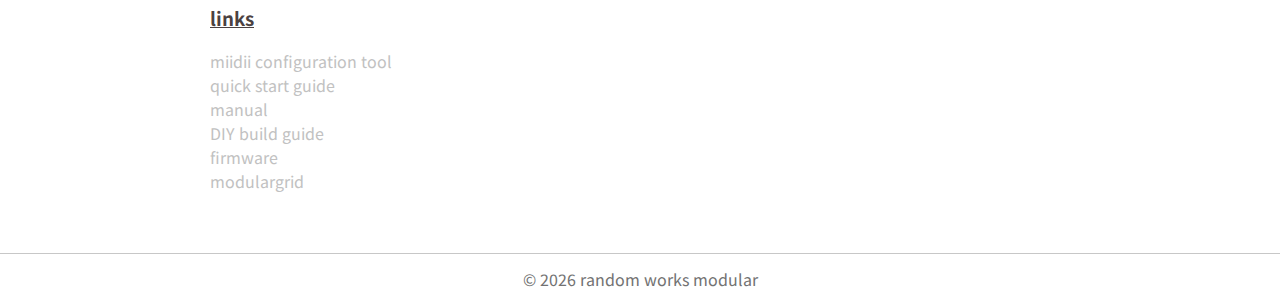
<file: modules/miidii/index.html>
<!DOCTYPE html>
<html lang="en">
    <head>
        <meta charset="utf-8" />
        <meta name="viewport" content="width=device-width, initial-scale=1" />
        <link rel="stylesheet" href="/style.min.css" />
        <link rel="stylesheet" href="https://fonts.googleapis.com/css2?family=Noto+Sans+JP" type="text/css">
        <link rel="shortcut icon" type="image/png" href="/assets/favicon.png">
        <link rel="apple-touch-icon" type="image/png" sizes="180x180" href="/assets/favicon.png">
        <title>random works modular - miidii</title>

        <!-- Google tag (gtag.js) -->
        <script async src="https://www.googletagmanager.com/gtag/js?id=G-P1TS1CFXSL"></script>
        <script>
        window.dataLayer = window.dataLayer || [];
        function gtag(){dataLayer.push(arguments);}
        gtag('js', new Date());

        gtag('config', 'G-P1TS1CFXSL');
        </script>
    </head>
    <body>
        <div class="nav">
            <div class="burger">
                <img src="/assets/burger.png" />
            </div>
            <a href="/"><img class="logo" src="/assets/logo.png" /></a>
            <ul class="nav-items">
                <li><a href="/modules/">modules</a></li>
                <li><a href="/retailers/">retailers</a></li>
                <li><a href="/projects/">projects</a></li>                
                <li><a href="/about/">about</a></li>
                <li>
                    <a href="https://www.youtube.com/channel/UCCGlK9hnJcmzP-reK1QWIQg" title="YouTube" class="icon">
                        <svg xmlns="http://www.w3.org/2000/svg" viewBox="0 0 24 24"><path xmlns="http://www.w3.org/2000/svg" d="M 12 4 C 12 4 5.7455469 3.9999687 4.1855469 4.4179688 C 3.3245469 4.6479688 2.6479687 5.3255469 2.4179688 6.1855469 C 1.9999687 7.7455469 2 12 2 12 C 2 12 1.9999687 16.254453 2.4179688 17.814453 C 2.6479687 18.675453 3.3255469 19.352031 4.1855469 19.582031 C 5.7455469 20.000031 12 20 12 20 C 12 20 18.254453 20.000031 19.814453 19.582031 C 20.674453 19.352031 21.352031 18.674453 21.582031 17.814453 C 22.000031 16.254453 22 12 22 12 C 22 12 22.000031 7.7455469 21.582031 6.1855469 C 21.352031 5.3255469 20.674453 4.6479688 19.814453 4.4179688 C 18.254453 3.9999687 12 4 12 4 z M 12 6 C 14.882 6 18.490875 6.1336094 19.296875 6.3496094 C 19.465875 6.3946094 19.604391 6.533125 19.650391 6.703125 C 19.891391 7.601125 20 10.342 20 12 C 20 13.658 19.891391 16.397875 19.650391 17.296875 C 19.605391 17.465875 19.466875 17.604391 19.296875 17.650391 C 18.491875 17.866391 14.882 18 12 18 C 9.119 18 5.510125 17.866391 4.703125 17.650391 C 4.534125 17.605391 4.3956094 17.466875 4.3496094 17.296875 C 4.1086094 16.398875 4 13.658 4 12 C 4 10.342 4.1086094 7.6011719 4.3496094 6.7011719 C 4.3946094 6.5331719 4.533125 6.3946094 4.703125 6.3496094 C 5.508125 6.1336094 9.118 6 12 6 z M 10 8.5351562 L 10 15.464844 L 16 12 L 10 8.5351562 z"/></svg>
                        <span>YouTube</span>
                    </a>
                </li>
                <li>
                    <a href="https://www.instagram.com/rw_modular/" title="Instagram" class="icon">
                        <svg xmlns="http://www.w3.org/2000/svg" viewBox="0 0 448 512" class="insta"><!--! Font Awesome Pro 6.2.0 by @fontawesome - https://fontawesome.com License - https://fontawesome.com/license (Commercial License) Copyright 2022 Fonticons, Inc. --><path d="M224.1 141c-63.6 0-114.9 51.3-114.9 114.9s51.3 114.9 114.9 114.9S339 319.5 339 255.9 287.7 141 224.1 141zm0 189.6c-41.1 0-74.7-33.5-74.7-74.7s33.5-74.7 74.7-74.7 74.7 33.5 74.7 74.7-33.6 74.7-74.7 74.7zm146.4-194.3c0 14.9-12 26.8-26.8 26.8-14.9 0-26.8-12-26.8-26.8s12-26.8 26.8-26.8 26.8 12 26.8 26.8zm76.1 27.2c-1.7-35.9-9.9-67.7-36.2-93.9-26.2-26.2-58-34.4-93.9-36.2-37-2.1-147.9-2.1-184.9 0-35.8 1.7-67.6 9.9-93.9 36.1s-34.4 58-36.2 93.9c-2.1 37-2.1 147.9 0 184.9 1.7 35.9 9.9 67.7 36.2 93.9s58 34.4 93.9 36.2c37 2.1 147.9 2.1 184.9 0 35.9-1.7 67.7-9.9 93.9-36.2 26.2-26.2 34.4-58 36.2-93.9 2.1-37 2.1-147.8 0-184.8zM398.8 388c-7.8 19.6-22.9 34.7-42.6 42.6-29.5 11.7-99.5 9-132.1 9s-102.7 2.6-132.1-9c-19.6-7.8-34.7-22.9-42.6-42.6-11.7-29.5-9-99.5-9-132.1s-2.6-102.7 9-132.1c7.8-19.6 22.9-34.7 42.6-42.6 29.5-11.7 99.5-9 132.1-9s102.7-2.6 132.1 9c19.6 7.8 34.7 22.9 42.6 42.6 11.7 29.5 9 99.5 9 132.1s2.7 102.7-9 132.1z"/></svg>
                        <span>Instagram</span>
                    </a>
                </li>
            </ul>
        </div>

        <div class="content">
            <div class="page">
                <h1 class="title">miidii</h1>

                <div class="spotlight">
                    <div class="spotlight-panel">
                        <div class="spotlight-panel-inner">
                            <img src="/assets/images/miidii_square.jpg" />
                        </div>
                    </div>
                    <div class="spotlight-panel">
                        <div class="spotlight-panel-inner">
                            <p>Miidii lets you play Mannequins Just Friends via midi.</p> 
                            <p>Connect it to Just Friends via i2c and your midi device via usb-c or midi trs.</p>
                            <ul>
                                <li>With the switch in the middle position, Just Friends is played polyphonically.</li>
                                <li>In the down position, each of the six Just Friends voices is controlled by a separate midi channel.</li>
                                <li>In the up position the module is disabled and Just Friends is returned to its default mode.</li>
                            </ul>
                            <p>Connect to a computer via usb midi and use the <a href="configure.html">configuration tool</a> to change midi channels and other settings.</p>
                        </div>
                    </div>
                </div>

                <div class="spotlight">
                    <div class="spotlight-panel exp">
                        <div class="spotlight-panel-inner">
                            <h3><u>faq</u></h3>
                            <p>
                                <i><strong>What type of midi cable do i need?</strong></i><br/>
                                You can use a midi type-a trs cable.<br/><br/>
                                Miidii is a usb midi client so you need to connect it to a usb midi host if you want to use it via the usb-c socket.
                            </p>
                            <p>
                                <i><strong>Can i use a longer i2c cable?</strong></i><br />
                                Yes, any 2.54mm (0.1") pitch female/female jumper wire (sometimes known as a dupont cable) can be used.<br/><br/>
                                You may run into problems with very long cables so keep it as short as you can.<br/><br/>
                                You should be able to get one from an electronics hobbyist / maker store such as Adafruit or Pimoroni.
                            </p>
                            <p>
                                <i><strong>I'm having trouble with the configuration tool</strong></i><br/>
                                Google Chrome works best - make sure you give it permission to use midi devices if prompted.<br/><br/>
                                If you are using Windows, close any other applications that may be using midi.
                            </p>
                            <p>
                                <i><strong>My Just Friends module freezes when miidii talks to it</strong></i><br/>
                                Please ensure you have the latest firmware installed on your Just Friends module (currently 4.6) from <a href="https://github.com/whimsicalraps/Just-Friends/">https://github.com/whimsicalraps/Just-Friends/</a>
                            </p>

                            <h3><u>technical details</u></h3>
                            <p>width: 2HP</p>
                            <p>depth: 55mm</p>
                            <p>power: 12v 35mA, -12v 0mA, 5v 0mA</p>

                            <h3><u>links</u></h3>
                            <a href="configure.html">miidii configuration tool</a><br>
                            <a href="miidii_quick_start.pdf">quick start guide</a><br>
                            <a href="miidii_manual_1.1.pdf">manual</a><br>
                            <a href="miidii_build_guide.pdf">DIY build guide</a><br>
                            <a href="https://github.com/rwmodular/miidii/releases">firmware</a><br>
                            <a href="https://modulargrid.net/e/random-works-miidii">modulargrid</a><br>
                        </div>
                    </div>
                    <div class="spotlight-panel">
                        <div class="spotlight-panel-inner">
                            <iframe width="500" height="280" src="https://www.youtube.com/embed/xKgw_rt7jzQ" frameborder="0" allow="accelerometer; autoplay; clipboard-write; encrypted-media; gyroscope; picture-in-picture" allowfullscreen></iframe>
                        </div>
                    </div> 
                </div>

            </div>
        </div>

        <div class="footer">
            © 2026 random works modular
        </div>
    </body>
    <script>
        var b = document.getElementsByClassName("burger")[0];
        b.addEventListener("click", function() {
            var m = document.getElementsByClassName("nav-items")[0];
            m.classList.toggle("show");
        });
    </script>
</html>
</file>
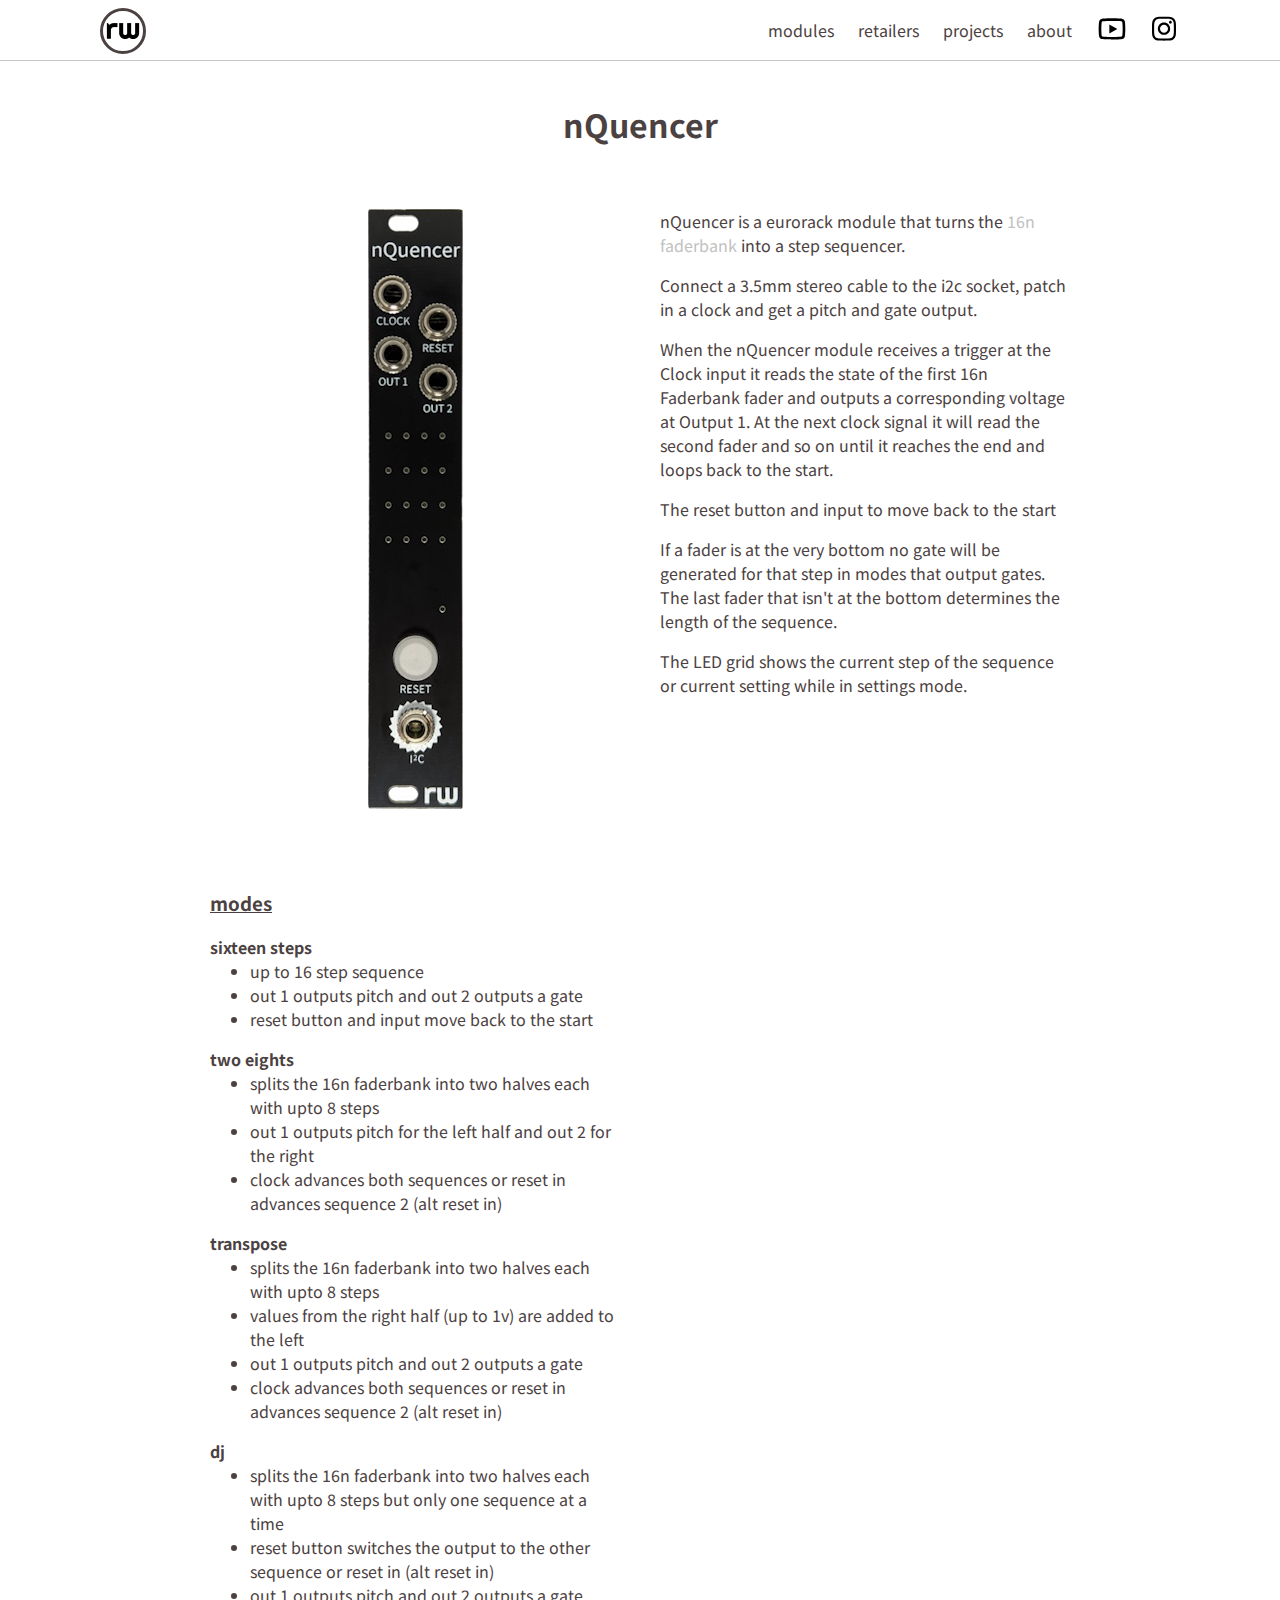
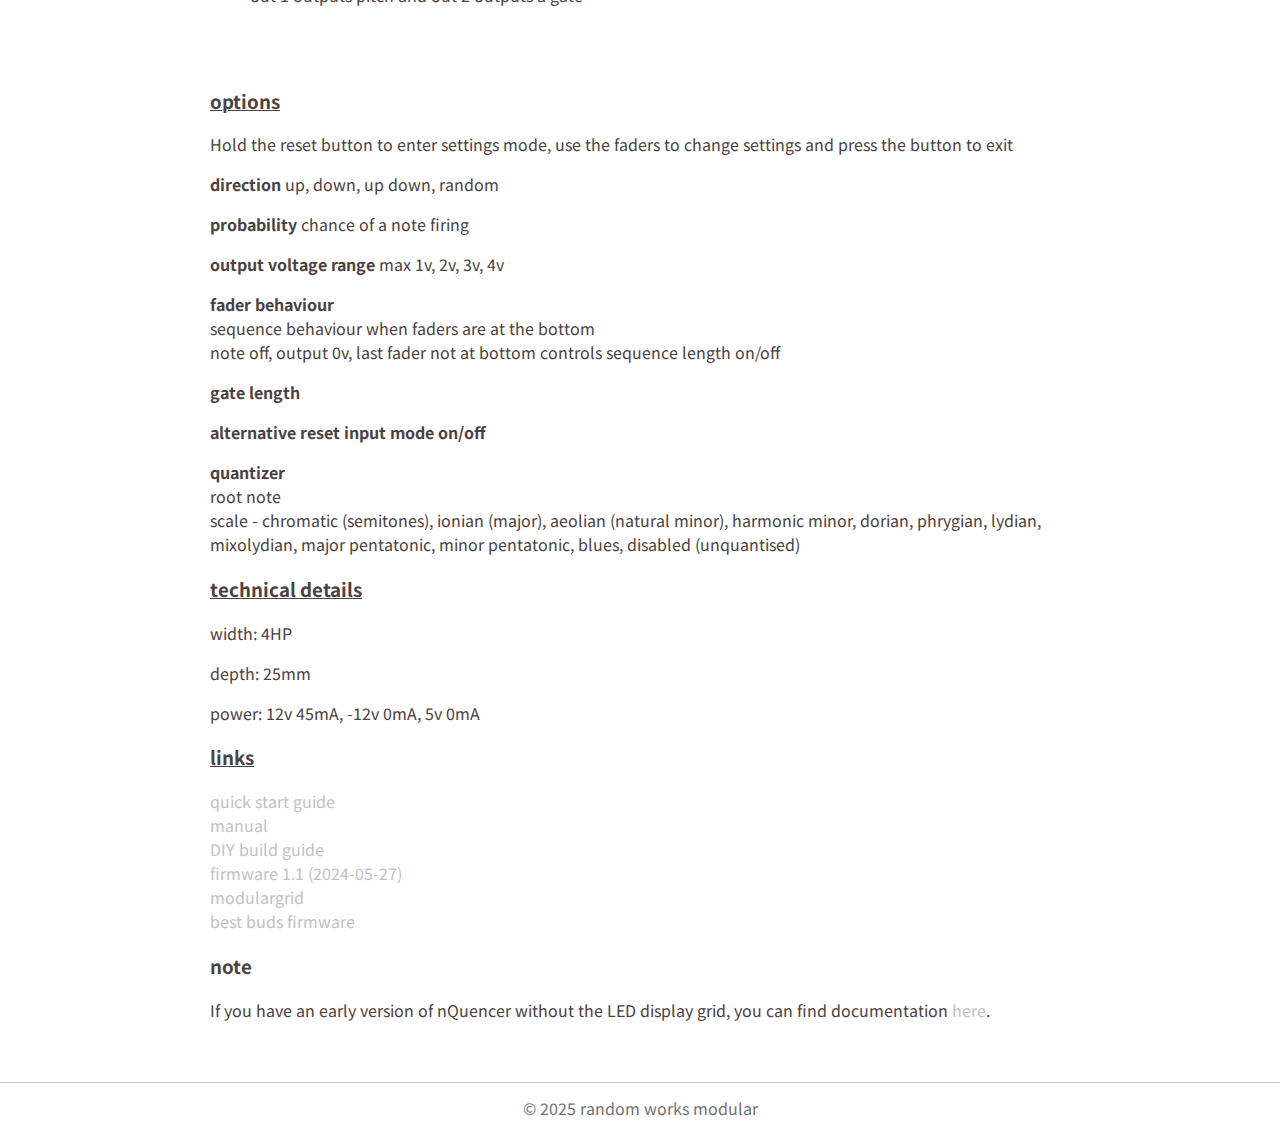
<file: modules/nquencer/index.html>
<!DOCTYPE html>
<html lang="en">
    <head>
        <meta charset="utf-8" />
        <meta name="viewport" content="width=device-width, initial-scale=1" />
        <link rel="stylesheet" href="/style.min.css" />
        <link rel="stylesheet" href="https://fonts.googleapis.com/css2?family=Noto+Sans+JP" type="text/css">
        <link rel="shortcut icon" type="image/png" href="/assets/favicon.png">
        <link rel="apple-touch-icon" type="image/png" sizes="180x180" href="/assets/favicon.png">
        <title>random works modular - nQuencer</title>

        <!-- Google tag (gtag.js) -->
        <script async src="https://www.googletagmanager.com/gtag/js?id=G-P1TS1CFXSL"></script>
        <script>
        window.dataLayer = window.dataLayer || [];
        function gtag(){dataLayer.push(arguments);}
        gtag('js', new Date());

        gtag('config', 'G-P1TS1CFXSL');
        </script>        
    </head>
    <body>
        <div class="nav">
            <div class="burger">
                <img src="/assets/burger.png" />
            </div>
            <a href="/"><img class="logo" src="/assets/logo.png" /></a>
            <ul class="nav-items">
                <li><a href="/modules/">modules</a></li>
                <li><a href="/retailers/">retailers</a></li>
                <li><a href="/projects/">projects</a></li>                
                <li><a href="/about/">about</a></li>
                <li>
                    <a href="https://www.youtube.com/channel/UCCGlK9hnJcmzP-reK1QWIQg" title="YouTube" class="icon">
                        <svg xmlns="http://www.w3.org/2000/svg" viewBox="0 0 24 24"><path xmlns="http://www.w3.org/2000/svg" d="M 12 4 C 12 4 5.7455469 3.9999687 4.1855469 4.4179688 C 3.3245469 4.6479688 2.6479687 5.3255469 2.4179688 6.1855469 C 1.9999687 7.7455469 2 12 2 12 C 2 12 1.9999687 16.254453 2.4179688 17.814453 C 2.6479687 18.675453 3.3255469 19.352031 4.1855469 19.582031 C 5.7455469 20.000031 12 20 12 20 C 12 20 18.254453 20.000031 19.814453 19.582031 C 20.674453 19.352031 21.352031 18.674453 21.582031 17.814453 C 22.000031 16.254453 22 12 22 12 C 22 12 22.000031 7.7455469 21.582031 6.1855469 C 21.352031 5.3255469 20.674453 4.6479688 19.814453 4.4179688 C 18.254453 3.9999687 12 4 12 4 z M 12 6 C 14.882 6 18.490875 6.1336094 19.296875 6.3496094 C 19.465875 6.3946094 19.604391 6.533125 19.650391 6.703125 C 19.891391 7.601125 20 10.342 20 12 C 20 13.658 19.891391 16.397875 19.650391 17.296875 C 19.605391 17.465875 19.466875 17.604391 19.296875 17.650391 C 18.491875 17.866391 14.882 18 12 18 C 9.119 18 5.510125 17.866391 4.703125 17.650391 C 4.534125 17.605391 4.3956094 17.466875 4.3496094 17.296875 C 4.1086094 16.398875 4 13.658 4 12 C 4 10.342 4.1086094 7.6011719 4.3496094 6.7011719 C 4.3946094 6.5331719 4.533125 6.3946094 4.703125 6.3496094 C 5.508125 6.1336094 9.118 6 12 6 z M 10 8.5351562 L 10 15.464844 L 16 12 L 10 8.5351562 z"/></svg>
                        <span>YouTube</span>
                    </a>
                </li>
                <li>
                    <a href="https://www.instagram.com/rw_modular/" title="Instagram" class="icon">
                        <svg xmlns="http://www.w3.org/2000/svg" viewBox="0 0 448 512" class="insta"><!--! Font Awesome Pro 6.2.0 by @fontawesome - https://fontawesome.com License - https://fontawesome.com/license (Commercial License) Copyright 2022 Fonticons, Inc. --><path d="M224.1 141c-63.6 0-114.9 51.3-114.9 114.9s51.3 114.9 114.9 114.9S339 319.5 339 255.9 287.7 141 224.1 141zm0 189.6c-41.1 0-74.7-33.5-74.7-74.7s33.5-74.7 74.7-74.7 74.7 33.5 74.7 74.7-33.6 74.7-74.7 74.7zm146.4-194.3c0 14.9-12 26.8-26.8 26.8-14.9 0-26.8-12-26.8-26.8s12-26.8 26.8-26.8 26.8 12 26.8 26.8zm76.1 27.2c-1.7-35.9-9.9-67.7-36.2-93.9-26.2-26.2-58-34.4-93.9-36.2-37-2.1-147.9-2.1-184.9 0-35.8 1.7-67.6 9.9-93.9 36.1s-34.4 58-36.2 93.9c-2.1 37-2.1 147.9 0 184.9 1.7 35.9 9.9 67.7 36.2 93.9s58 34.4 93.9 36.2c37 2.1 147.9 2.1 184.9 0 35.9-1.7 67.7-9.9 93.9-36.2 26.2-26.2 34.4-58 36.2-93.9 2.1-37 2.1-147.8 0-184.8zM398.8 388c-7.8 19.6-22.9 34.7-42.6 42.6-29.5 11.7-99.5 9-132.1 9s-102.7 2.6-132.1-9c-19.6-7.8-34.7-22.9-42.6-42.6-11.7-29.5-9-99.5-9-132.1s-2.6-102.7 9-132.1c7.8-19.6 22.9-34.7 42.6-42.6 29.5-11.7 99.5-9 132.1-9s102.7-2.6 132.1 9c19.6 7.8 34.7 22.9 42.6 42.6 11.7 29.5 9 99.5 9 132.1s2.7 102.7-9 132.1z"/></svg>
                        <span>Instagram</span>
                    </a>
                </li>
            </ul>
        </div>

        <div class="content">
            <div class="page">
                <h1 class="title">nQuencer</h1>

                <div class="spotlight">
                    <div class="spotlight-panel">
                        <div class="spotlight-panel-inner">
                            <img src="/assets/images/nQuencer.jpg" />
                        </div>
                    </div>
                    <div class="spotlight-panel">
                        <div class="spotlight-panel-inner">
                            <p>nQuencer is a eurorack module that turns the <a href="https://16n-faderbank.github.io/">16n faderbank</a> into a step sequencer.</p> 
                            <p>Connect a 3.5mm stereo cable to the i2c socket, patch in a clock and get a pitch and gate output.</p>
                            <p>When the nQuencer module receives a trigger at the Clock input it reads the state of the first 16n Faderbank fader and outputs a corresponding voltage at Output 1. At the next clock signal it will read the second fader and so on until it reaches the end and loops back to the start.</p>
                            <p>The reset button and input to move back to the start</p>
                            <p>If a fader is at the very bottom no gate will be generated for that step in modes that output gates. The last fader that isn't at the bottom determines the length of the sequence.</p></pIf>
                            <p>The LED grid shows the current step of the sequence or current setting while in settings mode.</p>
                        </div>   
                    </div>
                </div>

                <div class="spotlight">
                    <div class="spotlight-panel exp">
                        <div class="spotlight-panel-inner">
                            <h3><u>modes</u></h3>
                            
                            <b>sixteen steps</b>
                            <ul>
                                <li>up to 16 step sequence</li>
                                <li>out 1 outputs pitch and out 2 outputs a gate</li>
                                <li>reset button and input move back to the start</li>
                            </ul>

                            <b>two eights</b>
                            <ul>
                                <li>splits the 16n faderbank into two halves each with upto 8 steps</li>
                                <li>out 1 outputs pitch for the left half and out 2 for the right</li>
                                <li>clock advances both sequences or reset in advances sequence 2 (alt reset in)</li>
                            </ul>

                            <b>transpose</b>
                            <ul>
                                <li>splits the 16n faderbank into two halves each with upto 8 steps</li>
                                <li>values from the right half (up to 1v) are added to the left</li>
                                <li>out 1 outputs pitch and out 2 outputs a gate</li>
                                <li>clock advances both sequences or reset in advances sequence 2 (alt reset in)</li>
                            </ul>

                            <b>dj</b>
                            <ul>
                                <li>splits the 16n faderbank into two halves each with upto 8 steps but only one sequence at a time</li>
                                <li>reset button switches the output to the other sequence or reset in (alt reset in)</li>
                                <li>out 1 outputs pitch and out 2 outputs a gate</li>
                            </ul>
                        </div>
                    </div>
                    <div class="spotlight-panel">
                        <div class="spotlight-panel-inner">
                            <iframe width="500" height="280" src="https://www.youtube.com/embed/l9y3kaCsEC4" frameborder="0" allow="accelerometer; autoplay; clipboard-write; encrypted-media; gyroscope; picture-in-picture" allowfullscreen></iframe>
                        </div>
                    </div>                    
                </div>

                <div class="spotlight">
                    <div class="spotlight-panel exp">
                        <div class="spotlight-panel-inner">
                            <h3><u>options</u></h3>
                            <p>Hold the reset button to enter settings mode, use the faders to change settings and press the button to exit</p>
                            <p><b>direction</b> up, down, up down, random</p>
                            <p><b>probability</b> chance of a note firing</p>
                            <p><b>output voltage range</b> max 1v, 2v, 3v, 4v</p>
                            <p><b>fader behaviour</b><br>
                                sequence behaviour when faders are at the bottom<br>
                                note off, output 0v, last fader not at bottom controls sequence length on/off
                            </p>
                            <p><b>gate length</b><br/></p>
                            <p><b>alternative reset input mode on/off</b><br/></p>
                            <p>
                                <b>quantizer</b><br/>
                                root note<br/>
                                scale - chromatic (semitones), ionian (major), aeolian (natural minor), harmonic minor, dorian, phrygian, lydian, mixolydian, major pentatonic, minor pentatonic, blues, disabled (unquantised)
                            </p>

                            <h3><u>technical details</u></h3>
                            <p>width: 4HP</p>
                            <p>depth: 25mm</p>
                            <p>power: 12v 45mA, -12v 0mA, 5v 0mA</p>

                            <h3><u>links</u></h3>
                            <a href="nQuencer_quick_start.pdf">quick start guide</a><br>
                            <a href="nQuencer_manual_1.1.pdf">manual</a><br>
                            <a href="nQuencer_build_guide.pdf">DIY build guide</a><br>
                            <a href="nQuencer.1.1.uf2">firmware 1.1 (2024-05-27)</a><br>
                            <a href="https://www.modulargrid.net/e/other-unknown-nquencer">modulargrid</a><br>
                            <a href="best_buds.html">best buds firmware</a>

                            <h3>note</h3>
                            <p>If you have an early version of nQuencer without the LED display grid, you can find documentation <a href="/modules/nQuencer2022">here</a>.</p>
                        </div>
                    </div>
                </div>

            </div>
        </div>

        <div class="footer">
            © 2025 random works modular
        </div>
    </body>
    <script>
        var b = document.getElementsByClassName("burger")[0];
        b.addEventListener("click", function() {
            var m = document.getElementsByClassName("nav-items")[0];
            m.classList.toggle("show");
        });
    </script>
</html>
</file>
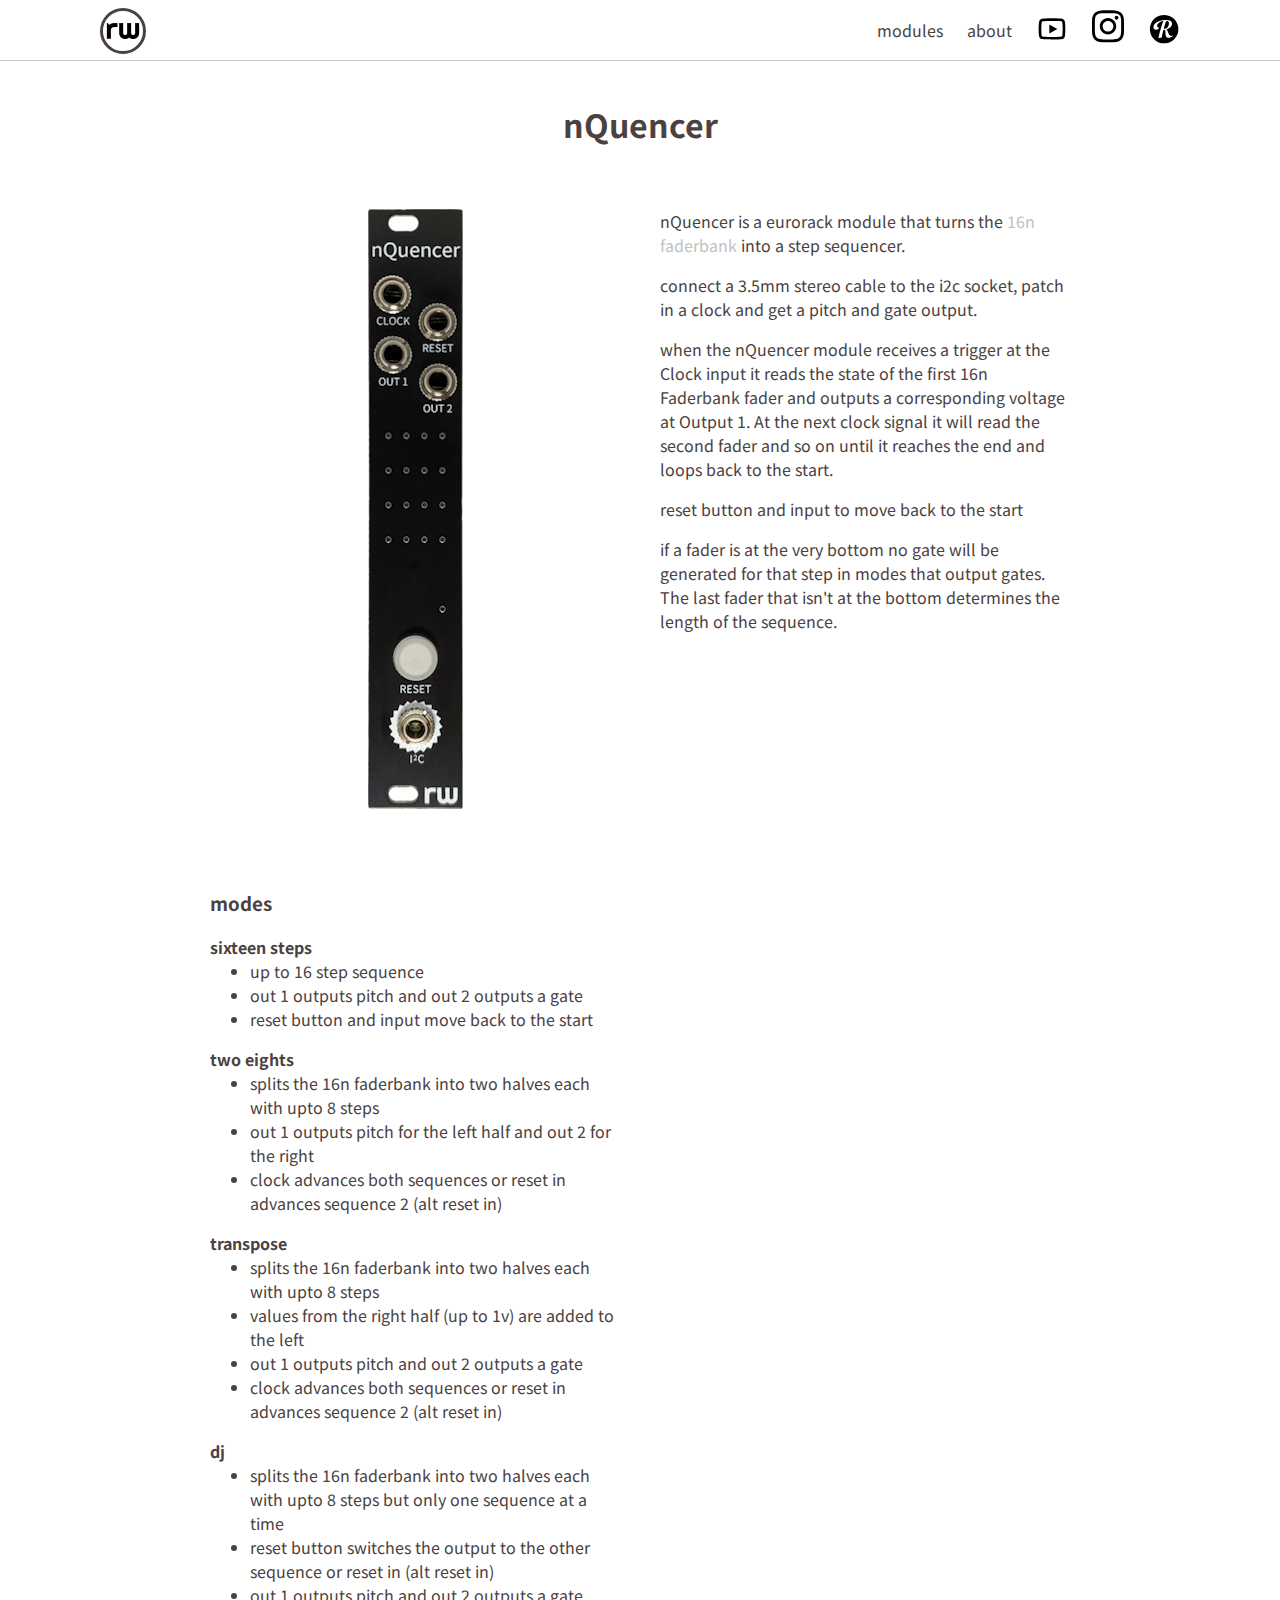
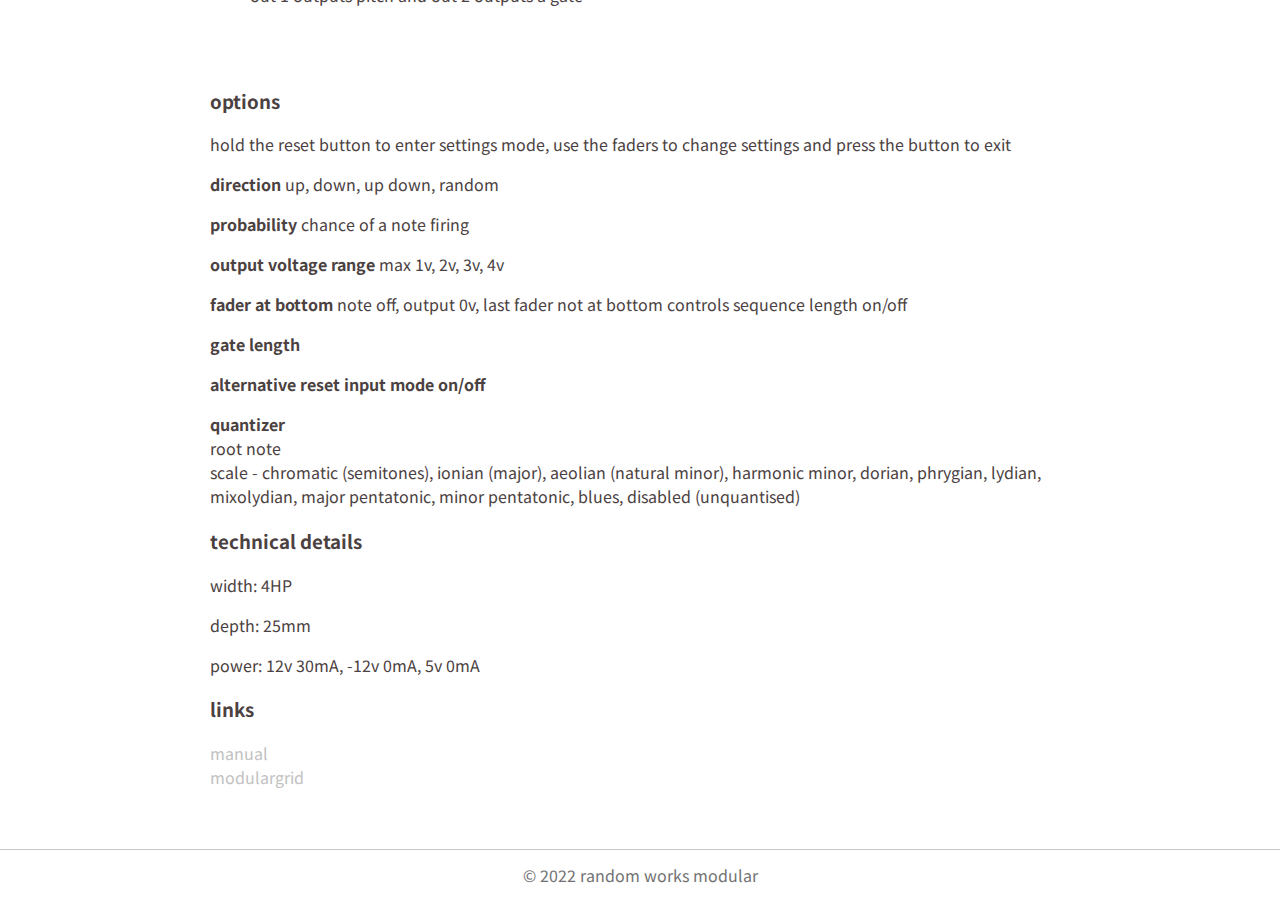
<file: modules/nQuencer/index.html>
<!DOCTYPE html>
<html lang="en">
    <head>
        <meta charset="utf-8" />
        <meta name="viewport" content="width=device-width, initial-scale=1" />
        <link rel="stylesheet" href="/style.min.css" />
        <link rel="stylesheet" href="https://fonts.googleapis.com/css2?family=Noto+Sans+JP" type="text/css">
        <link rel="shortcut icon" type="image/png" href="/assets/favicon.png">
        <link rel="apple-touch-icon" type="image/png" sizes="180x180" href="/assets/favicon.png">
        <title>random works modular - nQuencer</title>
    </head>
    <body>
        <div class="nav">
            <div class="burger">
                <img src="/assets/burger.png" />
            </div>
            <a href="/"><img class="logo" src="/assets/logo.png" /></a>
            <ul class="nav-items">
                <li><a href="/modules/">modules</a></li>
                <li><a href="/about/">about</a></li>
                <li>
                    <a href="https://www.youtube.com/channel/UCCGlK9hnJcmzP-reK1QWIQg" title="YouTube">
                        <svg xmlns="http://www.w3.org/2000/svg" viewBox="0 0 24 24"><path xmlns="http://www.w3.org/2000/svg" d="M 12 4 C 12 4 5.7455469 3.9999687 4.1855469 4.4179688 C 3.3245469 4.6479688 2.6479687 5.3255469 2.4179688 6.1855469 C 1.9999687 7.7455469 2 12 2 12 C 2 12 1.9999687 16.254453 2.4179688 17.814453 C 2.6479687 18.675453 3.3255469 19.352031 4.1855469 19.582031 C 5.7455469 20.000031 12 20 12 20 C 12 20 18.254453 20.000031 19.814453 19.582031 C 20.674453 19.352031 21.352031 18.674453 21.582031 17.814453 C 22.000031 16.254453 22 12 22 12 C 22 12 22.000031 7.7455469 21.582031 6.1855469 C 21.352031 5.3255469 20.674453 4.6479688 19.814453 4.4179688 C 18.254453 3.9999687 12 4 12 4 z M 12 6 C 14.882 6 18.490875 6.1336094 19.296875 6.3496094 C 19.465875 6.3946094 19.604391 6.533125 19.650391 6.703125 C 19.891391 7.601125 20 10.342 20 12 C 20 13.658 19.891391 16.397875 19.650391 17.296875 C 19.605391 17.465875 19.466875 17.604391 19.296875 17.650391 C 18.491875 17.866391 14.882 18 12 18 C 9.119 18 5.510125 17.866391 4.703125 17.650391 C 4.534125 17.605391 4.3956094 17.466875 4.3496094 17.296875 C 4.1086094 16.398875 4 13.658 4 12 C 4 10.342 4.1086094 7.6011719 4.3496094 6.7011719 C 4.3946094 6.5331719 4.533125 6.3946094 4.703125 6.3496094 C 5.508125 6.1336094 9.118 6 12 6 z M 10 8.5351562 L 10 15.464844 L 16 12 L 10 8.5351562 z"/></svg>
                    </a>
                </li>
                <li>
                    <a href="https://www.instagram.com/rw_modular/" title="Instagram">
                        <svg xmlns="http://www.w3.org/2000/svg" viewBox="0 0 448 512"><!--! Font Awesome Pro 6.2.0 by @fontawesome - https://fontawesome.com License - https://fontawesome.com/license (Commercial License) Copyright 2022 Fonticons, Inc. --><path d="M224.1 141c-63.6 0-114.9 51.3-114.9 114.9s51.3 114.9 114.9 114.9S339 319.5 339 255.9 287.7 141 224.1 141zm0 189.6c-41.1 0-74.7-33.5-74.7-74.7s33.5-74.7 74.7-74.7 74.7 33.5 74.7 74.7-33.6 74.7-74.7 74.7zm146.4-194.3c0 14.9-12 26.8-26.8 26.8-14.9 0-26.8-12-26.8-26.8s12-26.8 26.8-26.8 26.8 12 26.8 26.8zm76.1 27.2c-1.7-35.9-9.9-67.7-36.2-93.9-26.2-26.2-58-34.4-93.9-36.2-37-2.1-147.9-2.1-184.9 0-35.8 1.7-67.6 9.9-93.9 36.1s-34.4 58-36.2 93.9c-2.1 37-2.1 147.9 0 184.9 1.7 35.9 9.9 67.7 36.2 93.9s58 34.4 93.9 36.2c37 2.1 147.9 2.1 184.9 0 35.9-1.7 67.7-9.9 93.9-36.2 26.2-26.2 34.4-58 36.2-93.9 2.1-37 2.1-147.8 0-184.8zM398.8 388c-7.8 19.6-22.9 34.7-42.6 42.6-29.5 11.7-99.5 9-132.1 9s-102.7 2.6-132.1-9c-19.6-7.8-34.7-22.9-42.6-42.6-11.7-29.5-9-99.5-9-132.1s-2.6-102.7 9-132.1c7.8-19.6 22.9-34.7 42.6-42.6 29.5-11.7 99.5-9 132.1-9s102.7-2.6 132.1 9c19.6 7.8 34.7 22.9 42.6 42.6 11.7 29.5 9 99.5 9 132.1s2.7 102.7-9 132.1z"/></svg>
                    </a>
                </li>
                <li>
                    <a href="https://reverb.com/uk/shop/random-works" title="Reverb">
                        <svg viewBox="0 0 120 120" xmlns="http://www.w3.org/2000/svg"><g transform="translate(-46.104495,-40.132167)"><path d="M 104.23093,153.94784 C 80.346159,153.25005 58.546139,134.42291 54.280298,110.9191 49.960546,89.860003 59.766171,66.779421 78.088905,55.457357 c 17.712041,-11.39759 42.166725,-11.018578 59.310355,1.337357 17.64755,12.195256 26.64533,35.547433 21.30634,56.393826 -5.09684,21.59198 -24.74213,38.8957 -46.96827,40.5876 -2.4937,0.23655 -5.00449,0.29719 -7.5064,0.1717 z m -8.908505,-20.53331 c 5.964115,-3.88985 2.242436,-12.69354 5.727855,-18.3038 1.69771,-4.07491 1.36477,-16.401172 8.05153,-11.08066 4.97345,6.79758 0.59144,15.85373 4.42684,23.11357 2.12313,5.49276 8.65957,6.84686 13.80063,5.39757 4.49884,-1.05598 8.54814,-3.43582 12.30131,-6.05946 1.43581,-5.50892 -7.82167,2.19163 -10.45628,-1.63471 -6.46168,-3.96009 -6.53636,-12.37173 -10.124,-18.27938 -2.88007,-2.20177 -4.43776,-6.794312 0.86127,-6.712698 8.03221,-3.181545 16.42588,-9.674875 16.45743,-19.117623 0.48822,-7.2875 -6.20627,-12.743116 -13.03421,-13.230279 -12.0442,-1.952883 -24.515101,-0.229582 -36.115635,3.274945 -9.647583,2.918488 -19.387933,10.117766 -20.402287,20.879961 -1.351612,5.762973 3.209572,11.783044 9.233084,11.309564 5.241717,0.12013 10.987927,-3.085525 12.156939,-8.48446 -7.171341,3.058594 -10.348368,-7.670131 -6.093858,-12.194041 4.558383,-7.683356 13.441596,-12.074458 22.193507,-12.5526 -2.18615,5.100574 -5.207874,9.880697 -6.220918,15.421244 -4.550889,15.403377 -9.417893,30.767067 -12.904645,46.441117 0.984679,4.21527 7.284296,1.00942 10.141438,1.81174 z M 106.04674,99.361177 c -2.10525,-5.648887 2.89927,-10.951587 3.75438,-16.46421 2.21655,-4.685404 3.37775,-16.729472 10.91212,-12.417339 5.29006,3.808237 4.50336,10.941316 2.61685,16.34269 -2.24431,7.489114 -9.13984,13.530882 -17.28335,12.538859 z" /></g></svg>
                    </a>
                </li>
            </ul>
        </div>

        <div class="content">
            <div class="page">
                <h1 class="title">nQuencer</h1>

                <div class="spotlight">
                    <div class="spotlight-panel">
                        <div class="spotlight-panel-inner">
                            <img src="/assets/images/nQuencer.jpg" />
                        </div>
                    </div>
                    <div class="spotlight-panel">
                        <div class="spotlight-panel-inner">
                            <p>nQuencer is a eurorack module that turns the <a href="https://16n-faderbank.github.io/">16n faderbank</a> into a step sequencer.</p> 
                            <p>connect a 3.5mm stereo cable to the i2c socket, patch in a clock and get a pitch and gate output.</p>
                            <p>when the nQuencer module receives a trigger at the Clock input it reads the state of the first 16n Faderbank fader and outputs a corresponding voltage at Output 1. At the next clock signal it will read the second fader and so on until it reaches the end and loops back to the start.</p>
                            <p>reset button and input to move back to the start</p>
                            <p>if a fader is at the very bottom no gate will be generated for that step in modes that output gates. The last fader that isn't at the bottom determines the length of the sequence.</p></pIf>
                        </div>   
                    </div>
                </div>

                <div class="spotlight">
                    <div class="spotlight-panel exp">
                        <div class="spotlight-panel-inner">
                            <h3>modes</h3>
                            
                            <b>sixteen steps</b>
                            <ul>
                                <li>up to 16 step sequence</li>
                                <li>out 1 outputs pitch and out 2 outputs a gate</li>
                                <li>reset button and input move back to the start</li>
                            </ul>

                            <b>two eights</b>
                            <ul>
                                <li>splits the 16n faderbank into two halves each with upto 8 steps</li>
                                <li>out 1 outputs pitch for the left half and out 2 for the right</li>
                                <li>clock advances both sequences or reset in advances sequence 2 (alt reset in)</li>
                            </ul>

                            <b>transpose</b>
                            <ul>
                                <li>splits the 16n faderbank into two halves each with upto 8 steps</li>
                                <li>values from the right half (up to 1v) are added to the left</li>
                                <li>out 1 outputs pitch and out 2 outputs a gate</li>
                                <li>clock advances both sequences or reset in advances sequence 2 (alt reset in)</li>
                            </ul>

                            <b>dj</b>
                            <ul>
                                <li>splits the 16n faderbank into two halves each with upto 8 steps but only one sequence at a time</li>
                                <li>reset button switches the output to the other sequence or reset in (alt reset in)</li>
                                <li>out 1 outputs pitch and out 2 outputs a gate</li>
                            </ul>
                        </div>
                    </div>
                    <div class="spotlight-panel">
                        <div class="spotlight-panel-inner">
                            <iframe width="500" height="280" src="https://www.youtube.com/embed/FqLusNGQbbE" frameborder="0" allow="accelerometer; autoplay; clipboard-write; encrypted-media; gyroscope; picture-in-picture" allowfullscreen></iframe>
                        </div>
                    </div>                    
                </div>

                <div class="spotlight">
                    <div class="spotlight-panel exp">
                        <div class="spotlight-panel-inner">
                            <h3>options</h3>
                            <p>hold the reset button to enter settings mode, use the faders to change settings and press the button to exit</p>
                            <p><b>direction</b> up, down, up down, random</p>
                            <p><b>probability</b> chance of a note firing</p>
                            <p><b>output voltage range</b> max 1v, 2v, 3v, 4v</p>
                            <p><b>fader at bottom</b> note off, output 0v, last fader not at bottom controls sequence length on/off</p>
                            <p><b>gate length</b><br/></p>
                            <p><b>alternative reset input mode on/off</b><br/></p>
                            <p>
                                <b>quantizer</b><br/>
                                root note<br/>
                                scale - chromatic (semitones), ionian (major), aeolian (natural minor), harmonic minor, dorian, phrygian, lydian, mixolydian, major pentatonic, minor pentatonic, blues, disabled (unquantised)
                            </p>

                            <h3>technical details</h3>
                            <p>width: 4HP</p>
                            <p>depth: 25mm</p>
                            <p>power: 12v 30mA, -12v 0mA, 5v 0mA</p>

                            <h3>links</h3>
                            <a href="nQuencer_manual.pdf">manual</a><br>
                            <a href="https://www.modulargrid.net/e/other-unknown-nquencer">modulargrid</a>
                        </div>
                    </div>
                </div>

            </div>
        </div>

        <div class="footer">
            © 2022 random works modular
        </div>
    </body>
    <script>
        var b = document.getElementsByClassName("burger")[0];
        b.addEventListener("click", function() {
            var m = document.getElementsByClassName("nav-items")[0];
            m.classList.toggle("show");
        });
    </script>
</html>
</file>
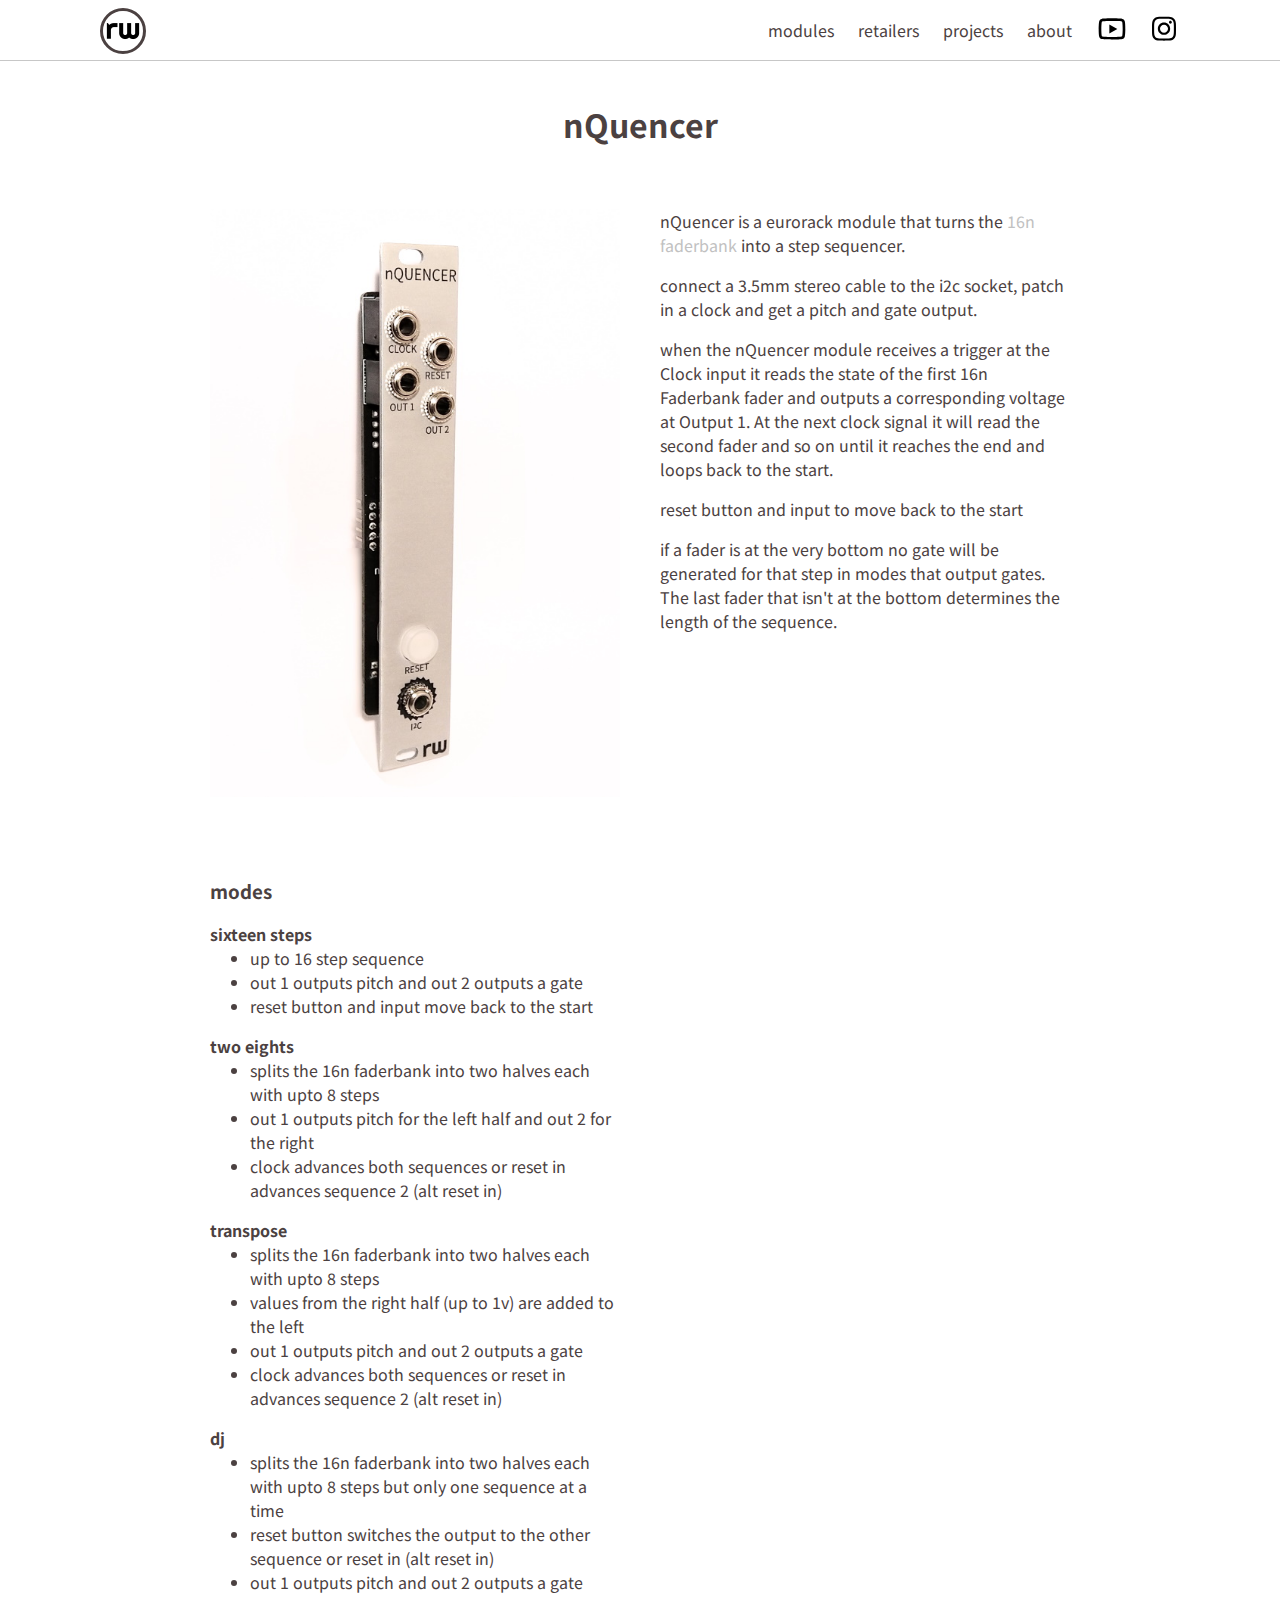
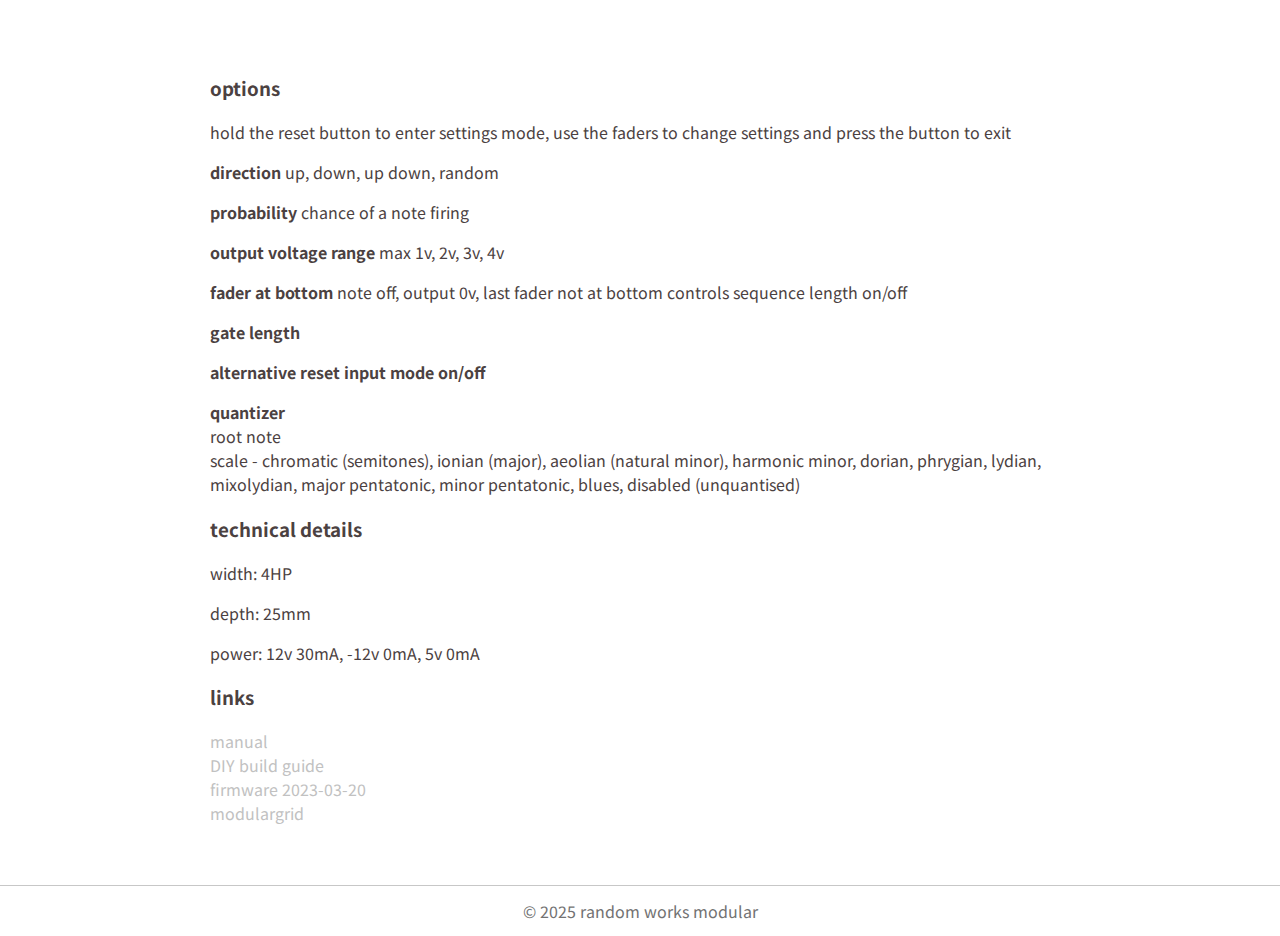
<file: modules/nquencer2022/index.html>
<!DOCTYPE html>
<html lang="en">
    <head>
        <meta charset="utf-8" />
        <meta name="viewport" content="width=device-width, initial-scale=1" />
        <link rel="stylesheet" href="/style.min.css" />
        <link rel="stylesheet" href="https://fonts.googleapis.com/css2?family=Noto+Sans+JP" type="text/css">
        <link rel="shortcut icon" type="image/png" href="/assets/favicon.png">
        <link rel="apple-touch-icon" type="image/png" sizes="180x180" href="/assets/favicon.png">
        <title>random works modular - nQuencer</title>

        <!-- Google tag (gtag.js) -->
        <script async src="https://www.googletagmanager.com/gtag/js?id=G-P1TS1CFXSL"></script>
        <script>
        window.dataLayer = window.dataLayer || [];
        function gtag(){dataLayer.push(arguments);}
        gtag('js', new Date());

        gtag('config', 'G-P1TS1CFXSL');
        </script>        
    </head>
    <body>
        <div class="nav">
            <div class="burger">
                <img src="/assets/burger.png" />
            </div>
            <a href="/"><img class="logo" src="/assets/logo.png" /></a>
            <ul class="nav-items">
                <li><a href="/modules/">modules</a></li>
                <li><a href="/retailers/">retailers</a></li>
                <li><a href="/projects/">projects</a></li>                
                <li><a href="/about/">about</a></li>
                <li>
                    <a href="https://www.youtube.com/channel/UCCGlK9hnJcmzP-reK1QWIQg" title="YouTube" class="icon">
                        <svg xmlns="http://www.w3.org/2000/svg" viewBox="0 0 24 24"><path xmlns="http://www.w3.org/2000/svg" d="M 12 4 C 12 4 5.7455469 3.9999687 4.1855469 4.4179688 C 3.3245469 4.6479688 2.6479687 5.3255469 2.4179688 6.1855469 C 1.9999687 7.7455469 2 12 2 12 C 2 12 1.9999687 16.254453 2.4179688 17.814453 C 2.6479687 18.675453 3.3255469 19.352031 4.1855469 19.582031 C 5.7455469 20.000031 12 20 12 20 C 12 20 18.254453 20.000031 19.814453 19.582031 C 20.674453 19.352031 21.352031 18.674453 21.582031 17.814453 C 22.000031 16.254453 22 12 22 12 C 22 12 22.000031 7.7455469 21.582031 6.1855469 C 21.352031 5.3255469 20.674453 4.6479688 19.814453 4.4179688 C 18.254453 3.9999687 12 4 12 4 z M 12 6 C 14.882 6 18.490875 6.1336094 19.296875 6.3496094 C 19.465875 6.3946094 19.604391 6.533125 19.650391 6.703125 C 19.891391 7.601125 20 10.342 20 12 C 20 13.658 19.891391 16.397875 19.650391 17.296875 C 19.605391 17.465875 19.466875 17.604391 19.296875 17.650391 C 18.491875 17.866391 14.882 18 12 18 C 9.119 18 5.510125 17.866391 4.703125 17.650391 C 4.534125 17.605391 4.3956094 17.466875 4.3496094 17.296875 C 4.1086094 16.398875 4 13.658 4 12 C 4 10.342 4.1086094 7.6011719 4.3496094 6.7011719 C 4.3946094 6.5331719 4.533125 6.3946094 4.703125 6.3496094 C 5.508125 6.1336094 9.118 6 12 6 z M 10 8.5351562 L 10 15.464844 L 16 12 L 10 8.5351562 z"/></svg>
                        <span>YouTube</span>
                    </a>
                </li>
                <li>
                    <a href="https://www.instagram.com/rw_modular/" title="Instagram" class="icon">
                        <svg xmlns="http://www.w3.org/2000/svg" viewBox="0 0 448 512" class="insta"><!--! Font Awesome Pro 6.2.0 by @fontawesome - https://fontawesome.com License - https://fontawesome.com/license (Commercial License) Copyright 2022 Fonticons, Inc. --><path d="M224.1 141c-63.6 0-114.9 51.3-114.9 114.9s51.3 114.9 114.9 114.9S339 319.5 339 255.9 287.7 141 224.1 141zm0 189.6c-41.1 0-74.7-33.5-74.7-74.7s33.5-74.7 74.7-74.7 74.7 33.5 74.7 74.7-33.6 74.7-74.7 74.7zm146.4-194.3c0 14.9-12 26.8-26.8 26.8-14.9 0-26.8-12-26.8-26.8s12-26.8 26.8-26.8 26.8 12 26.8 26.8zm76.1 27.2c-1.7-35.9-9.9-67.7-36.2-93.9-26.2-26.2-58-34.4-93.9-36.2-37-2.1-147.9-2.1-184.9 0-35.8 1.7-67.6 9.9-93.9 36.1s-34.4 58-36.2 93.9c-2.1 37-2.1 147.9 0 184.9 1.7 35.9 9.9 67.7 36.2 93.9s58 34.4 93.9 36.2c37 2.1 147.9 2.1 184.9 0 35.9-1.7 67.7-9.9 93.9-36.2 26.2-26.2 34.4-58 36.2-93.9 2.1-37 2.1-147.8 0-184.8zM398.8 388c-7.8 19.6-22.9 34.7-42.6 42.6-29.5 11.7-99.5 9-132.1 9s-102.7 2.6-132.1-9c-19.6-7.8-34.7-22.9-42.6-42.6-11.7-29.5-9-99.5-9-132.1s-2.6-102.7 9-132.1c7.8-19.6 22.9-34.7 42.6-42.6 29.5-11.7 99.5-9 132.1-9s102.7-2.6 132.1 9c19.6 7.8 34.7 22.9 42.6 42.6 11.7 29.5 9 99.5 9 132.1s2.7 102.7-9 132.1z"/></svg>
                        <span>Instagram</span>
                    </a>
                </li>
            </ul>
        </div>

        <div class="content">
            <div class="page">
                <h1 class="title">nQuencer</h1>

                <div class="spotlight">
                    <div class="spotlight-panel">
                        <div class="spotlight-panel-inner">
                            <img src="/assets/images/nQuencer22.jpg" />
                        </div>
                    </div>
                    <div class="spotlight-panel">
                        <div class="spotlight-panel-inner">
                            <p>nQuencer is a eurorack module that turns the <a href="https://16n-faderbank.github.io/">16n faderbank</a> into a step sequencer.</p> 
                            <p>connect a 3.5mm stereo cable to the i2c socket, patch in a clock and get a pitch and gate output.</p>
                            <p>when the nQuencer module receives a trigger at the Clock input it reads the state of the first 16n Faderbank fader and outputs a corresponding voltage at Output 1. At the next clock signal it will read the second fader and so on until it reaches the end and loops back to the start.</p>
                            <p>reset button and input to move back to the start</p>
                            <p>if a fader is at the very bottom no gate will be generated for that step in modes that output gates. The last fader that isn't at the bottom determines the length of the sequence.</p></pIf>
                        </div>   
                    </div>
                </div>

                <div class="spotlight">
                    <div class="spotlight-panel exp">
                        <div class="spotlight-panel-inner">
                            <h3>modes</h3>
                            
                            <b>sixteen steps</b>
                            <ul>
                                <li>up to 16 step sequence</li>
                                <li>out 1 outputs pitch and out 2 outputs a gate</li>
                                <li>reset button and input move back to the start</li>
                            </ul>

                            <b>two eights</b>
                            <ul>
                                <li>splits the 16n faderbank into two halves each with upto 8 steps</li>
                                <li>out 1 outputs pitch for the left half and out 2 for the right</li>
                                <li>clock advances both sequences or reset in advances sequence 2 (alt reset in)</li>
                            </ul>

                            <b>transpose</b>
                            <ul>
                                <li>splits the 16n faderbank into two halves each with upto 8 steps</li>
                                <li>values from the right half (up to 1v) are added to the left</li>
                                <li>out 1 outputs pitch and out 2 outputs a gate</li>
                                <li>clock advances both sequences or reset in advances sequence 2 (alt reset in)</li>
                            </ul>

                            <b>dj</b>
                            <ul>
                                <li>splits the 16n faderbank into two halves each with upto 8 steps but only one sequence at a time</li>
                                <li>reset button switches the output to the other sequence or reset in (alt reset in)</li>
                                <li>out 1 outputs pitch and out 2 outputs a gate</li>
                            </ul>
                        </div>
                    </div>
                    <div class="spotlight-panel">
                        <div class="spotlight-panel-inner">
                            <iframe width="500" height="280" src="https://www.youtube.com/embed/FqLusNGQbbE" frameborder="0" allow="accelerometer; autoplay; clipboard-write; encrypted-media; gyroscope; picture-in-picture" allowfullscreen></iframe>
                        </div>
                    </div>                    
                </div>

                <div class="spotlight">
                    <div class="spotlight-panel exp">
                        <div class="spotlight-panel-inner">
                            <h3>options</h3>
                            <p>hold the reset button to enter settings mode, use the faders to change settings and press the button to exit</p>
                            <p><b>direction</b> up, down, up down, random</p>
                            <p><b>probability</b> chance of a note firing</p>
                            <p><b>output voltage range</b> max 1v, 2v, 3v, 4v</p>
                            <p><b>fader at bottom</b> note off, output 0v, last fader not at bottom controls sequence length on/off</p>
                            <p><b>gate length</b><br/></p>
                            <p><b>alternative reset input mode on/off</b><br/></p>
                            <p>
                                <b>quantizer</b><br/>
                                root note<br/>
                                scale - chromatic (semitones), ionian (major), aeolian (natural minor), harmonic minor, dorian, phrygian, lydian, mixolydian, major pentatonic, minor pentatonic, blues, disabled (unquantised)
                            </p>

                            <h3>technical details</h3>
                            <p>width: 4HP</p>
                            <p>depth: 25mm</p>
                            <p>power: 12v 30mA, -12v 0mA, 5v 0mA</p>

                            <h3>links</h3>
                            <a href="nQuencer_manual.pdf">manual</a><br>
                            <a href="nQuencer_build_guide.pdf">DIY build guide</a><br>
                            <a href="nQuencer20230320.hex">firmware 2023-03-20</a><br>
                            <a href="https://modulargrid.net/e/other-unknown-nquencer-2022-version">modulargrid</a>
                        </div>
                    </div>
                </div>

            </div>
        </div>

        <div class="footer">
            © 2025 random works modular
        </div>
    </body>
    <script>
        var b = document.getElementsByClassName("burger")[0];
        b.addEventListener("click", function() {
            var m = document.getElementsByClassName("nav-items")[0];
            m.classList.toggle("show");
        });
    </script>
</html>
</file>
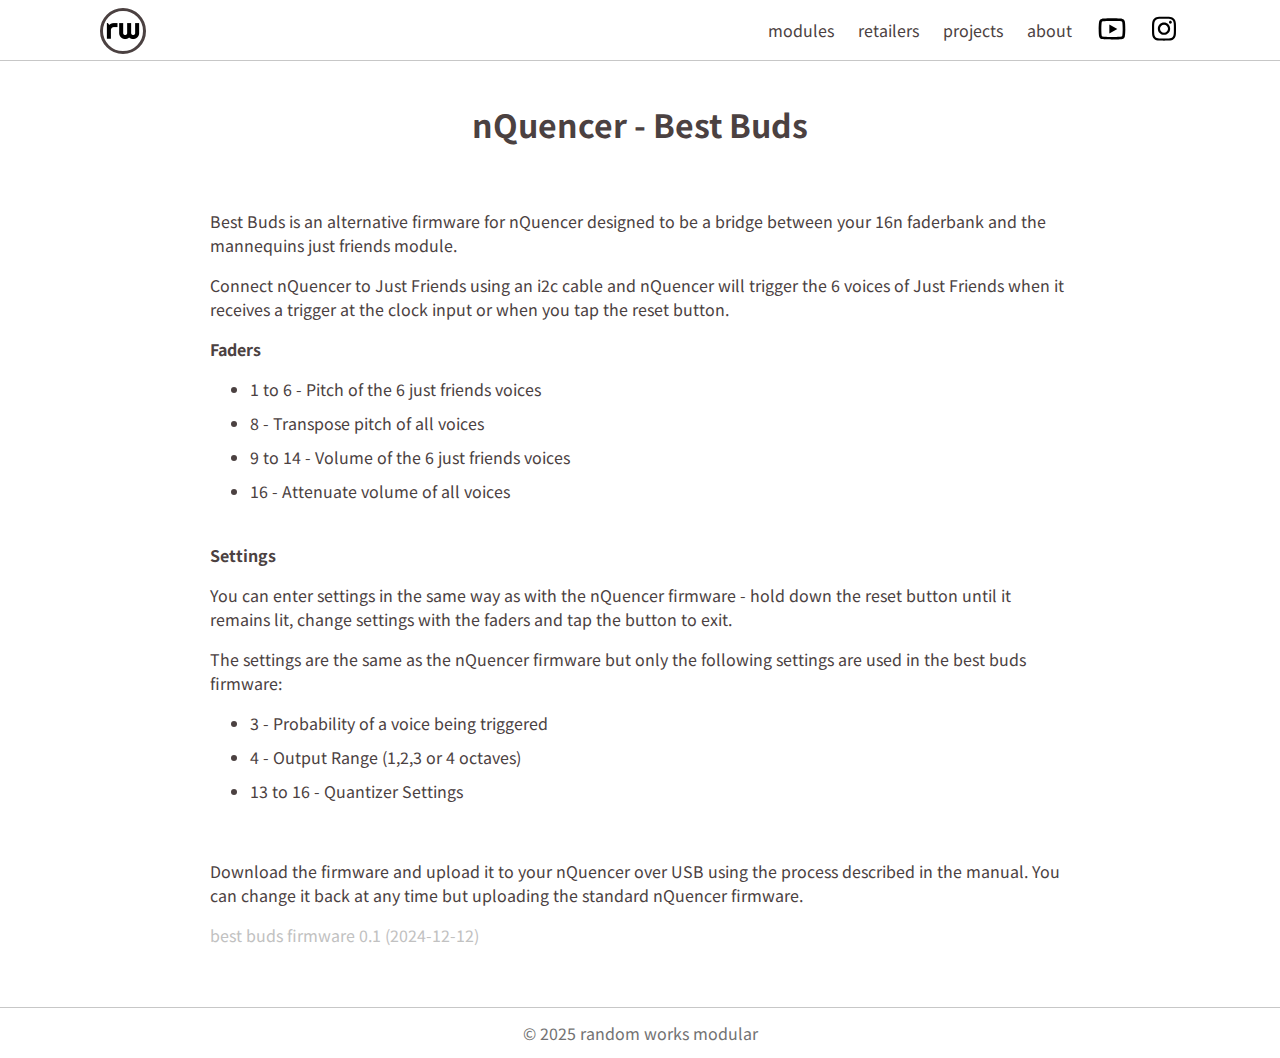
<file: modules/nquencer/best_buds.html>
<!DOCTYPE html>
<html lang="en">
    <head>
        <meta charset="utf-8" />
        <meta name="viewport" content="width=device-width, initial-scale=1" />
        <link rel="stylesheet" href="/style.min.css" />
        <link rel="stylesheet" href="https://fonts.googleapis.com/css2?family=Noto+Sans+JP" type="text/css">
        <link rel="shortcut icon" type="image/png" href="/assets/favicon.png">
        <link rel="apple-touch-icon" type="image/png" sizes="180x180" href="/assets/favicon.png">
        <title>random works modular - nQuencer best buds</title>

        <!-- Google tag (gtag.js) -->
        <script async src="https://www.googletagmanager.com/gtag/js?id=G-P1TS1CFXSL"></script>
        <script>
        window.dataLayer = window.dataLayer || [];
        function gtag(){dataLayer.push(arguments);}
        gtag('js', new Date());

        gtag('config', 'G-P1TS1CFXSL');
        </script>        
    </head>
    <body>
        <div class="nav">
            <div class="burger">
                <img src="/assets/burger.png" />
            </div>
            <a href="/"><img class="logo" src="/assets/logo.png" /></a>
            <ul class="nav-items">
                <li><a href="/modules/">modules</a></li>
                <li><a href="/retailers/">retailers</a></li>
                <li><a href="/projects/">projects</a></li>                
                <li><a href="/about/">about</a></li>
                <li>
                    <a href="https://www.youtube.com/channel/UCCGlK9hnJcmzP-reK1QWIQg" title="YouTube" class="icon">
                        <svg xmlns="http://www.w3.org/2000/svg" viewBox="0 0 24 24"><path xmlns="http://www.w3.org/2000/svg" d="M 12 4 C 12 4 5.7455469 3.9999687 4.1855469 4.4179688 C 3.3245469 4.6479688 2.6479687 5.3255469 2.4179688 6.1855469 C 1.9999687 7.7455469 2 12 2 12 C 2 12 1.9999687 16.254453 2.4179688 17.814453 C 2.6479687 18.675453 3.3255469 19.352031 4.1855469 19.582031 C 5.7455469 20.000031 12 20 12 20 C 12 20 18.254453 20.000031 19.814453 19.582031 C 20.674453 19.352031 21.352031 18.674453 21.582031 17.814453 C 22.000031 16.254453 22 12 22 12 C 22 12 22.000031 7.7455469 21.582031 6.1855469 C 21.352031 5.3255469 20.674453 4.6479688 19.814453 4.4179688 C 18.254453 3.9999687 12 4 12 4 z M 12 6 C 14.882 6 18.490875 6.1336094 19.296875 6.3496094 C 19.465875 6.3946094 19.604391 6.533125 19.650391 6.703125 C 19.891391 7.601125 20 10.342 20 12 C 20 13.658 19.891391 16.397875 19.650391 17.296875 C 19.605391 17.465875 19.466875 17.604391 19.296875 17.650391 C 18.491875 17.866391 14.882 18 12 18 C 9.119 18 5.510125 17.866391 4.703125 17.650391 C 4.534125 17.605391 4.3956094 17.466875 4.3496094 17.296875 C 4.1086094 16.398875 4 13.658 4 12 C 4 10.342 4.1086094 7.6011719 4.3496094 6.7011719 C 4.3946094 6.5331719 4.533125 6.3946094 4.703125 6.3496094 C 5.508125 6.1336094 9.118 6 12 6 z M 10 8.5351562 L 10 15.464844 L 16 12 L 10 8.5351562 z"/></svg>
                        <span>YouTube</span>
                    </a>
                </li>
                <li>
                    <a href="https://www.instagram.com/rw_modular/" title="Instagram" class="icon">
                        <svg xmlns="http://www.w3.org/2000/svg" viewBox="0 0 448 512" class="insta"><!--! Font Awesome Pro 6.2.0 by @fontawesome - https://fontawesome.com License - https://fontawesome.com/license (Commercial License) Copyright 2022 Fonticons, Inc. --><path d="M224.1 141c-63.6 0-114.9 51.3-114.9 114.9s51.3 114.9 114.9 114.9S339 319.5 339 255.9 287.7 141 224.1 141zm0 189.6c-41.1 0-74.7-33.5-74.7-74.7s33.5-74.7 74.7-74.7 74.7 33.5 74.7 74.7-33.6 74.7-74.7 74.7zm146.4-194.3c0 14.9-12 26.8-26.8 26.8-14.9 0-26.8-12-26.8-26.8s12-26.8 26.8-26.8 26.8 12 26.8 26.8zm76.1 27.2c-1.7-35.9-9.9-67.7-36.2-93.9-26.2-26.2-58-34.4-93.9-36.2-37-2.1-147.9-2.1-184.9 0-35.8 1.7-67.6 9.9-93.9 36.1s-34.4 58-36.2 93.9c-2.1 37-2.1 147.9 0 184.9 1.7 35.9 9.9 67.7 36.2 93.9s58 34.4 93.9 36.2c37 2.1 147.9 2.1 184.9 0 35.9-1.7 67.7-9.9 93.9-36.2 26.2-26.2 34.4-58 36.2-93.9 2.1-37 2.1-147.8 0-184.8zM398.8 388c-7.8 19.6-22.9 34.7-42.6 42.6-29.5 11.7-99.5 9-132.1 9s-102.7 2.6-132.1-9c-19.6-7.8-34.7-22.9-42.6-42.6-11.7-29.5-9-99.5-9-132.1s-2.6-102.7 9-132.1c7.8-19.6 22.9-34.7 42.6-42.6 29.5-11.7 99.5-9 132.1-9s102.7-2.6 132.1 9c19.6 7.8 34.7 22.9 42.6 42.6 11.7 29.5 9 99.5 9 132.1s2.7 102.7-9 132.1z"/></svg>
                        <span>Instagram</span>
                    </a>
                </li>
            </ul>
        </div>

        <div class="content">
            <div class="page">
                <h1 class="title">nQuencer - Best Buds</h1>

                <div class="spotlight">
                    <div class="spotlight-panel">
                        <div class="spotlight-panel-inner">
                            <p>Best Buds is an alternative firmware for nQuencer designed to be a bridge between your 16n faderbank and the mannequins just friends module.</p>
                            <p>Connect nQuencer to Just Friends using an i2c cable and nQuencer will trigger the 6 voices of Just Friends when it receives a trigger at the clock input or when you tap the reset button.</p> 
                            
                            <strong>Faders</strong>
                            <p>
                                <ul>
                                    <li>1 to 6 - Pitch of the 6 just friends voices</li>
                                    <li>8 - Transpose pitch of all voices</li>
                                    <li>9 to 14 - Volume of the 6 just friends voices</li>
                                    <li>16 - Attenuate volume of all voices</li>
                                </ul> 
                            </p><br>

                            <strong>Settings</strong>
                            <p>You can enter settings in the same way as with the nQuencer firmware - hold down the reset button until it remains lit, change settings with the faders and tap the button to exit.</p>
                            <p>The settings are the same as the nQuencer firmware but only the following settings are used in the best buds firmware:
                                <ul>
                                    <li>3 - Probability of a voice being triggered</li>
                                    <li>4 - Output Range (1,2,3 or 4 octaves)</li>
                                    <li>13 to 16 - Quantizer Settings</li>
                                </ul>
                            </p><br>

                            <p>Download the firmware and upload it to your nQuencer over USB using the process described in the manual. You can change it back at any time but uploading the standard nQuencer firmware.</p>
                            <a href="BestBuds.0.1.uf2">best buds firmware 0.1 (2024-12-12)</a><br>
                        </div>   
                    </div>
                </div>
            </div>
        </div>

        <div class="footer">
            © 2025 random works modular
        </div>
    </body>
    <script>
        var b = document.getElementsByClassName("burger")[0];
        b.addEventListener("click", function() {
            var m = document.getElementsByClassName("nav-items")[0];
            m.classList.toggle("show");
        });
    </script>
</html>
</file>
<file: style.min.css>
html, body {
    height: 100vh;
    color: rgb(75, 65, 65);
}
body {
    margin: 0;
    background-color: #fff;
    font-family: 'noto sans jp', wingdings;
    font-weight: 400;
}
a, a:visited {
    text-decoration: none;
    color: rgb(193, 193, 193);
}
a:hover {
    text-decoration: underline;
}
li {
    margin-bottom: 10px;
}
.nav {
    position: fixed;
    width: 100%;
    background-color: #fff;
    height: 60px;
    border-bottom: solid 1px  rgb(199, 199, 199);
}
.burger {
    display: none;
    height: 40px;
    width: 40px;
    cursor: pointer;
    position: absolute;
    right: 0;
    margin: 8px 18px;
}
.burger img {
    height: 100%;
}
.nav .logo {
    margin-left: 100px;
    height: 40px;
    border: solid 3px rgb(75, 65, 65);
    border-radius: 50%;
    margin-top: 8px;
}
.nav-items {
    list-style-type: none;
    padding-inline-start: 0;
    display: inline;
    float: right;
    line-height: 60px;
    margin: 0;
    margin-right: 100px;
}
.nav-items li {
    display: inline;
    margin-left: 20px;
}
.nav-items a {
    display: inline-block;
    color: rgb(75, 65, 65);
}
.nav-items a.icon:hover {
    text-decoration: none;
}
.nav-items a.icon span {
    display: none;
}
.nav-items a.icon span:hover {
    text-decoration: underline;
}
.nav-items svg {
    width: 32px;
    position: relative;
    top: 8px;
}
.nav-items svg.insta {
    width: 24px;
    top: 5px;
    margin-right: 4px;
}
.info-banner {
    padding: 8px;
    background-color: #7cb7eb;
    color: #fff;
    text-align: center;
}
.info-banner a {
    color: #fff;
}
.footer {
    height: 50px;
    line-height: 50px;
    color: rgb(114, 114, 114);
    background-color: #fff;
    text-align: center;
    border-top: solid 1px  rgb(199, 199, 199);
}
.content {
    padding-top: 60px;
}
.page {
    margin-left: auto;
    margin-right: auto;
    padding: 20px 0;
    background-color: #fff;
    min-height: calc(100vh - 152px);
    max-width: 900px;
}
.page .title {
    text-align: center;
}
.project-title {
    margin: 0 30px;
}
.spotlight {
    display: flex;
    flex-flow: row wrap;
    padding: 60px;
}
.page .spotlight {
    padding: 0;
}
.spotlight-panel {
    flex: 1;
    background-color: #fff;
}
.spotlight-panel.project-image {
    width: 320px;
    flex: none;
    margin-top: 20px;
}
.spotlight-panel.exp {
    height: auto;
}
.spotlight-panel.exp ul {
    margin-top: 0;
}
.spotlight-panel.exp li {
    margin-bottom: 0;
}
.spotlight-panel-inner.project {
    margin-top: 0px;
}
.spotlight-panel-inner {
    margin: 40px 20px;
}
.spotlight img, .spotlight iframe {
    margin-left: auto;
    margin-right: auto;
    display: block;
    max-width: 100%;
    max-height: 100%;
}
.fake-button {
    border: solid 2px rgb(114, 114, 114);
    border-radius: 4px;
    color: rgb(114, 114, 114);
    display: inline-block;
    padding: 8px 24px;
    cursor: pointer;    
}
.fake-button:hover {
    text-decoration: underline;
}

.retailer img{
    max-width: 200px;
    min-height: 200px;
    object-fit: contain;
}
.retailer h4 {
    text-align: center;
    margin-bottom: 8px;
}
.retailer-type {
    text-align: center;
    font-size: 0.9em;
}

@media only screen and (max-width: 1024px) {
    .burger {
        display: block;
    }
    .nav .logo {
        margin-left: 20px;
    }

    .nav-items {
        display: none;
        position: absolute;
        background-color: #fff;
        width: 100%;
        top: 60px;
    }
    .nav-items.show {
        display: block;
        border-bottom: solid 2px rgb(193, 193, 193);
    }
    .nav-items li {
        display: block;
        margin-bottom: 0;
    }
    .nav-items a {
        font-size: 1.2em;
        width: 100%;
    }
    .nav-items a.icon span {
        display: inline;
    }
    .page {
        margin: 0;
    }
    .spotlight {
        padding: 40px;
    }
    .spotlight-panel {
        flex: 0 0 100%;
        height: auto;
    }
}
</file>
